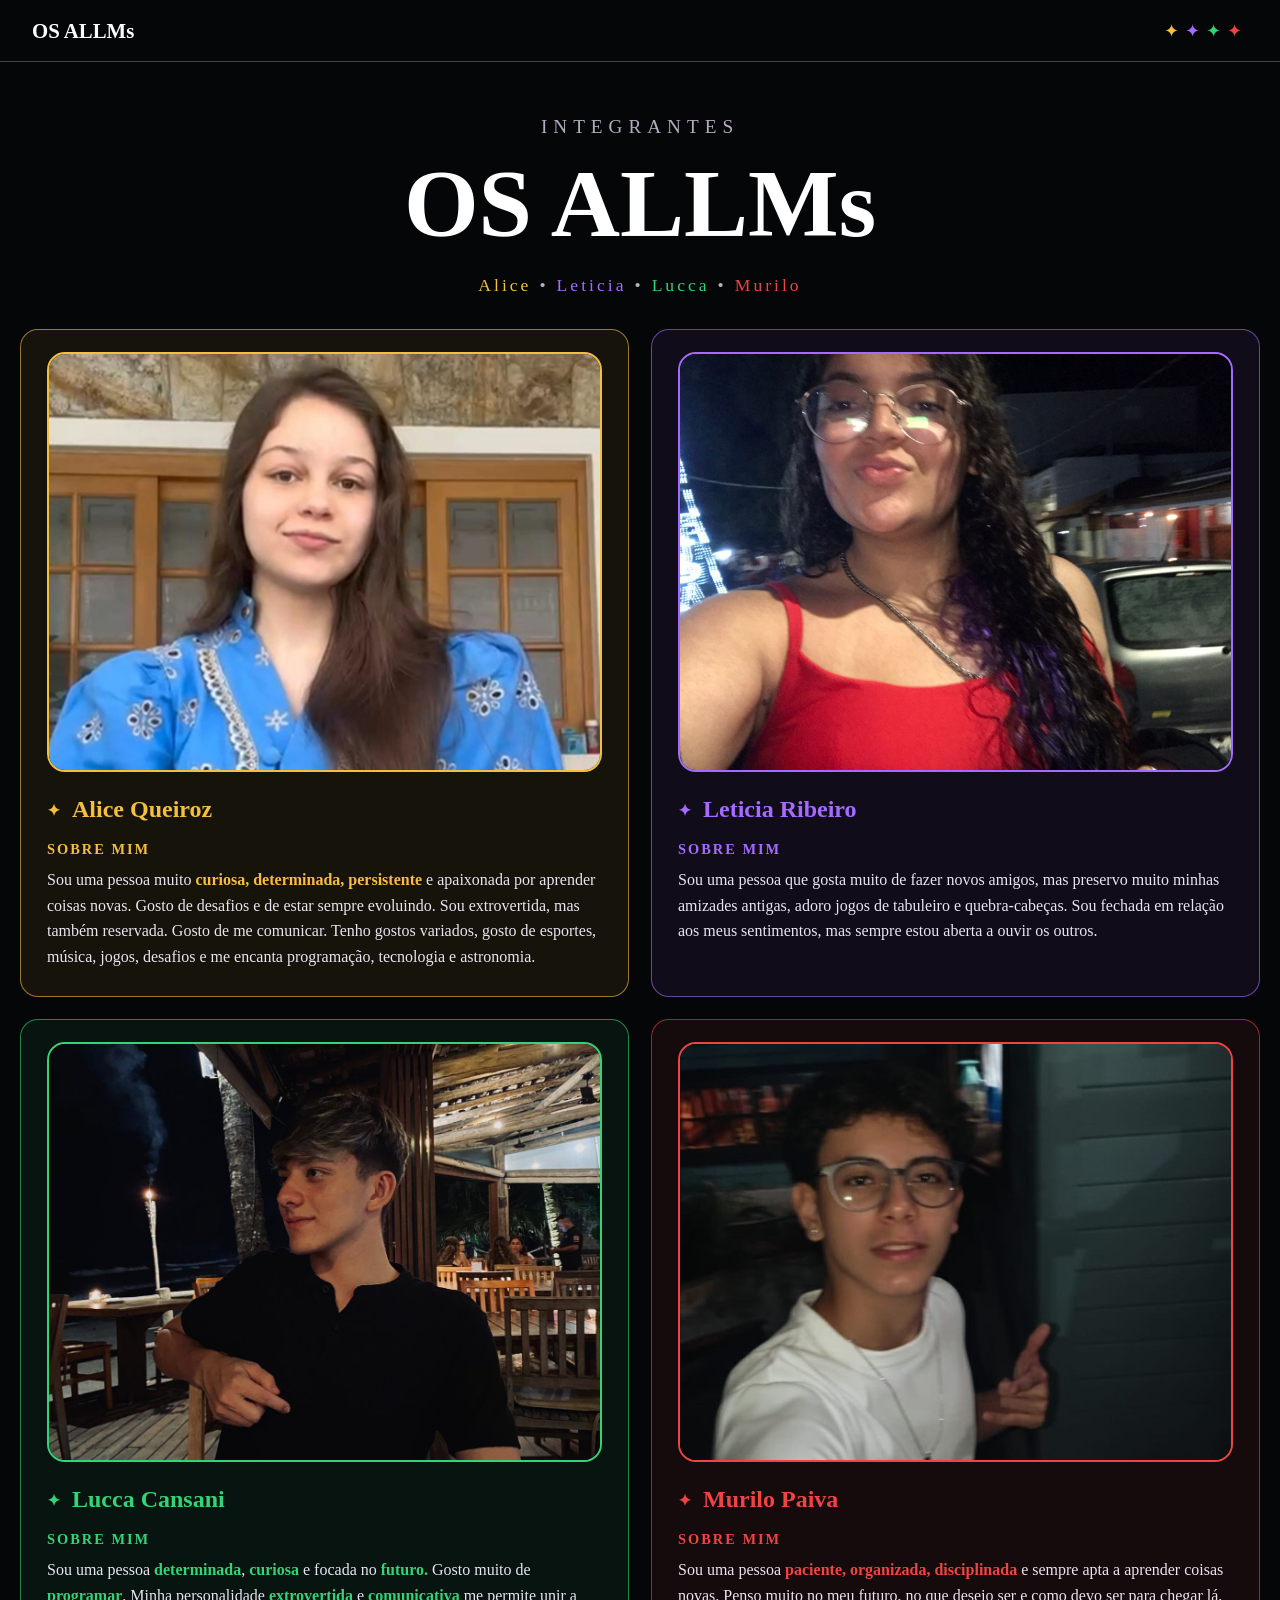
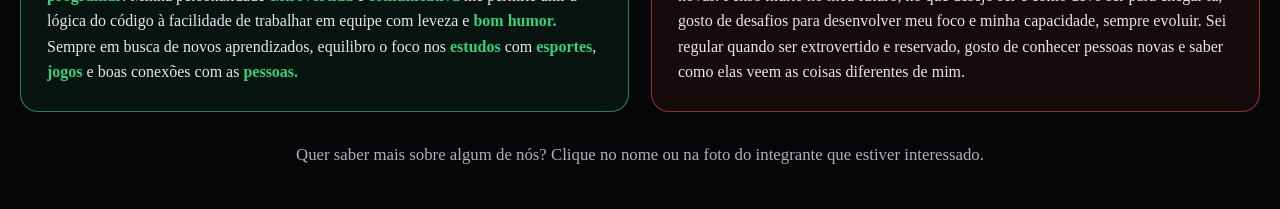
<file: index.html>
<!DOCTYPE html>
<html lang="pt-br">
<head>
    <meta charset="UTF-8">
    <meta name="viewport" content="width=device-width, initial-scale=1.0">
    <link rel="icon" href="">
    <link rel="stylesheet" href="style.css">
    <title>Página inicial</title>
</head>
<body>

    <header class="topo">
        <span class="logo">OS ALLMs</span>
        <span class="estrelas"><span>✦</span><span>✦</span><span>✦</span><span>✦</span></span>
    </header>

    <section class="hero">
        <h3>INTEGRANTES</h3>
        <h1>OS ALLMs</h1>
        <p class="nomes">
            <span>Alice</span><i>•</i><span>Leticia</span><i>•</i><span>Lucca</span><i>•</i><span>Murilo</span>
        </p>
    </section>

    <main>

        <article class="card alice">
            <a class="foto" href="Alice/index.html">
                <img src="imagem/alice.jpg" alt="Imagem de Alice Queiroz">
            </a>
            <h2><a href="Alice/index.html">Alice Queiroz</a></h2>
            <span class="rotulo">SOBRE MIM</span>
            <p>Sou uma pessoa muito <strong>curiosa, determinada, persistente</strong> e apaixonada por aprender coisas novas. Gosto de desafios e de estar sempre evoluindo. Sou extrovertida, mas também reservada. Gosto de me comunicar. Tenho gostos variados, gosto de esportes, música, jogos, desafios e me encanta programação, tecnologia e astronomia.</p>
        </article>

        <article class="card leticia">
            <a class="foto" href="leticia/index.html">
                <img src="imagem/leticia.jpeg" alt="Imagem de Leticia Ribeiro">
            </a>
            <h2><a href="leticia/index.html">Leticia Ribeiro</a></h2>
            <span class="rotulo">SOBRE MIM</span>
            <p>Sou uma pessoa que gosta muito de fazer novos amigos, mas preservo muito minhas amizades antigas, adoro jogos de tabuleiro e quebra-cabeças. Sou fechada em relação aos meus sentimentos, mas sempre estou aberta a ouvir os outros.</p>
        </article>

        <article class="card lucca">
            <a class="foto" href="lucca/index.html">
                <img src="imagem/lucca.jpg" alt="Imagem de Lucca Cansani">
            </a>
            <h2><a href="lucca/index.html">Lucca Cansani</a></h2>
            <span class="rotulo">SOBRE MIM</span>
            <p>Sou uma pessoa <b>determinada</b>, <b>curiosa</b> e focada no <b>futuro.</b> Gosto muito de <b>programar</b>. Minha personalidade <b>extrovertida</b> e <b>comunicativa</b> me permite unir a lógica do código à facilidade de trabalhar em equipe com leveza e <b>bom humor.</b> Sempre em busca de novos aprendizados, equilibro o foco nos <b>estudos</b> com <b>esportes</b>, <b>jogos</b> e boas conexões com as <b>pessoas.</b></p>
        </article>

        <article class="card murilo">
            <a class="foto" href="murilo/index.html">
                <img src="imagem/murilo.jpg" alt="Imagem de Murilo Paiva">
            </a>
            <h2><a href="murilo/index.html">Murilo Paiva</a></h2>
            <span class="rotulo">SOBRE MIM</span>
            <p>Sou uma pessoa <strong>paciente, organizada, disciplinada</strong> e sempre apta a aprender coisas novas. Penso muito no meu futuro, no que desejo ser e como devo ser para chegar lá, gosto de desafios para desenvolver meu foco e minha capacidade, sempre evoluir. Sei regular quando ser extrovertido e reservado, gosto de conhecer pessoas novas e saber como elas veem as coisas diferentes de mim.</p>
        </article>

    </main>

    <h4 class="chamada">Quer saber mais sobre algum de nós? Clique no nome ou na foto do integrante que estiver interessado.</h4>

</body>
</html>
</file>
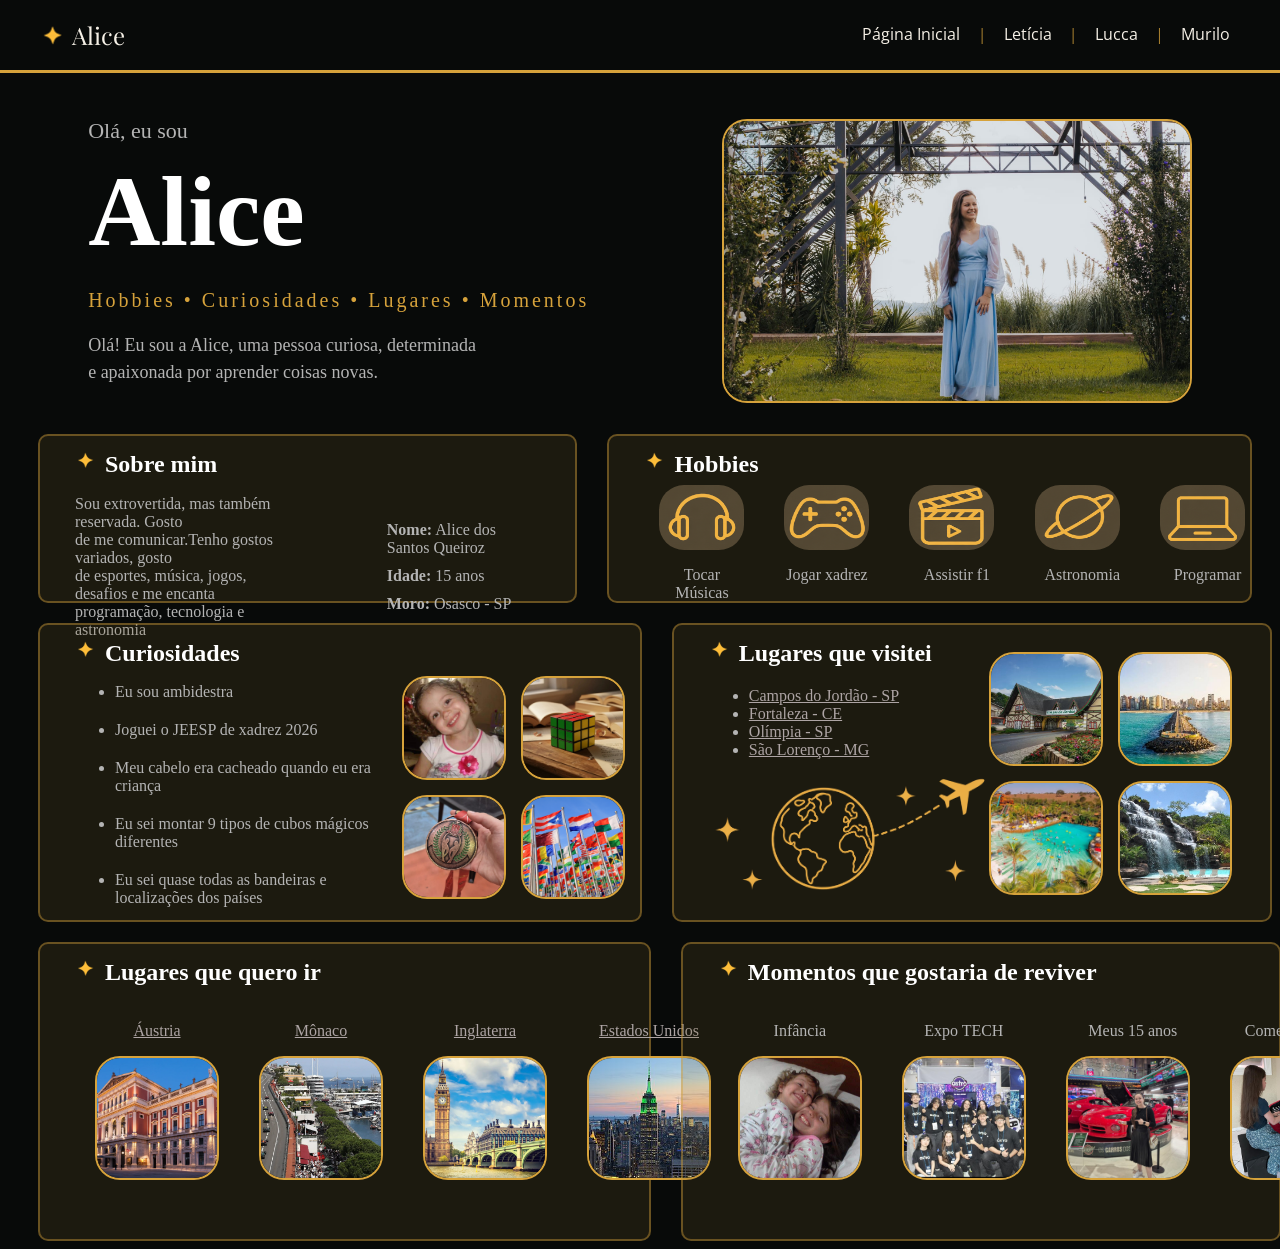
<file: Alice/index.html>
<!DOCTYPE html>
<html lang="pt-br">
<head>
    <meta charset="UTF-8">
    <meta name="viewport" content="width=device-width, initial-scale=1.0">
    <title>Alice Queiroz</title>
    <link rel="stylesheet" href="https://fonts.googleapis.com/css2?family=Playfair+Display:wght@400;700&display=swap">
    <link rel="stylesheet" href="https://fonts.googleapis.com/css2?family=Open+Sans:wght@400;700&display=swap">
    <link rel="stylesheet" href="style.css">
</head>
<body style="background-color: #080A09;">
    <header class="topo">
        <a class="topo__logo" href="#inicio"><img src="assets/image 43.png" alt=""> Alice</a>

        <nav class="menu" aria-label="Menu principal">
            <ul class="menu__lista">
                <li><a href="../index.html">Página Inicial</a></li>
                <li><a href="../leticia/index.html">Letícia</a></li>
                <li><a href="../lucca/index.html">Lucca</a></li>
                <li><a href="../murilo/index.html">Murilo</a></li>
            </ul>
        </nav>
    </header>

<div class="inicio" id="inicio">
    <div class="apresentação">
        <p id="mensageminicio">Olá, eu sou</p>
        <h1 id="nome1">Alice</h1>
        <p class="frase">Hobbies • Curiosidades • Lugares • Momentos</p>
        <p class="descricao">
            Olá! Eu sou a Alice, uma pessoa curiosa,
            determinada e apaixonada por aprender coisas novas.
        </p>
    </div>
    <img id="imagem" src="assets/WhatsApp Image 2026-11-20 at 15.02.23.jpeg">

</div>
    <div class="card-container">
        <div class="card">
            <div class="sub">
            <img src="assets/image 43.png" width="20" height="20">
            <h2 id="Sobremim">Sobre mim</h2></div>
            <div class="informações">
            <div class="infos"><p><b>Nome:</b> Alice dos Santos Queiroz</p>
            <p><b>Idade:</b> 15 anos</p>
            <p><b>Moro:</b> Osasco - SP</p></div>

            <p>Sou extrovertida, mas também reservada. Gosto <br>de me comunicar.Tenho gostos variados, gosto <br>de esportes, música, jogos, desafios e me encanta<br> programação, tecnologia e astronomia</p></div>
        </div>

        <div class="card">
            <div class="sub">
            <img src="assets/image 43.png" width="20" height="20">
            <h2 id="Sobremim">Hobbies</h2></div>
            <div class="hobbiesimagens">
                <div class="ima">
                    <img src="assets/Captura de tela 2026-11-19 093716.png" width="150" height="200" id="imagemhobbie">
                    <p>Tocar Músicas</p>
                </div>
                <div class="ima">
                    <img src="assets/Captura de tela 2026-11-19 093909.png" width="150" height="200" id="imagemhobbie">
                    <p>Jogar xadrez</p>
                </div>
                <div class="ima">
                    <img src="assets/Captura de tela 2026-11-19 094051.png" width="150" height="200" id="imagemhobbie">
                    <p id="letra">Assistir f1</p>
                </div>
                <div class="ima">
                    <img src="assets/Captura de tela 2026-11-19 094057.png" width="150" height="200" id="imagemhobbie">
                    <p id="letra">Astronomia</p>
                </div>
                <div class="ima">
                    <img src="assets/Captura de tela 2026-11-19 094104.png" width="150" height="200" id="imagemhobbie">
                    <p id="letra">Programar</p>
                </div>
            </div>
        </div>
    </div>

    <div class="cardlugarescuriosidade">
        <div class="cardcuriosidades">
            <div class="sub">
                <img src="assets/image 43.png" width="20" height="20">
                <h2 id="Sobremim">Curiosidades</h2>
            </div>
            <div class="infoseimagens">
                <div class="infoscuriosidades">
                    <ul id="listacuriosidade">
                    <li id="itemcuriosidade">Eu sou ambidestra</li>
                    <li id="itemcuriosidade">Joguei o JEESP de xadrez 2026</li>
                    <li id="itemcuriosidade">Meu cabelo era cacheado quando eu era criança</li>
                    <li id="itemcuriosidade">Eu sei montar 9 tipos de cubos mágicos diferentes</li>
                    <li id="itemcuriosidade">Eu sei quase todas as bandeiras e localizações dos países</li></ul>
                </div>
                <div class="imagenscuriosidades">
                    <div class="curiosidadesimagens">
                        <img src="assets/WhatsApp Image 2026-05-22 at 15.46.02.jpeg" width="100" height="100" id="imagens3">
                        <img src="assets/d_nq_np_735620-mla104537960322_012026-f-4jcwmqj7ai.webp" width="100" height="100" id="imagens3">
                    </div>
                    <div class="curiosidadesimagens">
                        <img src="assets/WhatsApp Image 2026-11-20 at 14.22.37.jpeg" width="100" height="100" id="imagens3">
                        <img src="assets/ac98ae66-2078-48fd-9008-e2df72a6fa7c.jpg" width="100" height="100" id="imagens3">
                    </div>
                </div>
            </div>
        </div>

        <div class="cardlugaresquefui">
            <div class="sub">
                <img src="assets/image 43.png" width="20" height="20">
                <h2 id="Sobremim">Lugares que visitei</h2>
            </div>     
            <div class="infoseimagens">
                <div>
                    <ul><li><a href="https://pt.wikipedia.org/wiki/Campos_do_Jord%C3%A3o" target="_blank" id="linklugar">Campos do Jordão - SP</a></li>
                    <li><a href="https://pt.wikipedia.org/wiki/Fortaleza" target="_blank" id="linklugar">Fortaleza - CE</a></li>
                    <li><a href="https://pt.wikipedia.org/wiki/Ol%C3%ADmpia_(S%C3%A3o_Paulo)" target="_blank" id="linklugar">Olímpia - SP</a></li>
                    <li><a href="https://pt.wikipedia.org/wiki/S%C3%A3o_Louren%C3%A7o_(Minas_Gerais)" target="_blank" id="linklugar">São Lorenço - MG</a></li></ul>
                    <img src="assets/aca6178d-df9c-4289-bb4a-618fd9fff403.png" width="280">
                </div>
                <div class="imagenslugares">
                    <div class="curiosidadesimagens">
                        <img src="assets/guia-de-campos-do-jordao.jpg" width="110" height="110" id="imagens3">
                        <img src="assets/images.jpg" width="110" height="110" id="imagens3">
                    </div>
                    <div class="curiosidadesimagens">
                        <img src="assets/images (1).jpg" width="110" height="110" id="imagens3">
                        <img src="assets/cachoeira.jpg" width="110" height="110" id="imagens3">
                    </div>
                </div>
            </div>
        </div>
    </div>

    <div class="cardlugaresmomentos">
        <div class="cardcuriosidades">
                <div class="sub">
                    <img src="assets/image 43.png" width="20" height="20">
                    <h2 id="Sobremim">Lugares que quero ir</h2>
                </div>
                
            <div class="momentos">
                <div class="ima">
                    <p><a href="https://pt.wikipedia.org/wiki/%C3%81ustria" target="_blank" id="linklugar">Áustria</a></p>
                    <img src="assets/Musikverein.webp" width="120" height="120" id="imagens3">
                </div>
                <div class="ima">
                    <p><a href="https://pt.wikipedia.org/wiki/M%C3%B3naco" target="_blank" id="linklugar">Mônaco</a></p>
                    <img src="assets/Monaco-Formula-1-e1747942060424.webp" width="120" height="120" id="imagens3">          
                </div>
                <div class="ima">
                    <p><a href="https://pt.wikipedia.org/wiki/Inglaterra" target="_blank" id="linklugar">Inglaterra</a></p>
                    <img src="assets/Inglaterra-1-e1579225431994.jpg" width="120" height="120" id="imagens3">
                </div>
                <div class="ima">
                    <p><a href="https://pt.wikipedia.org/wiki/Estados_Unidos" target="_blank" id="linklugar">Estados Unidos</a></p>
                    <img src="assets/View_of_Empire_State_Building_from_Rockefeller_Center_New_York_City_dllu_(cropped).jpg" width="120" height="120" id="imagens3">
                </div>
            </div>
        </div>



        <div class="cardlugaresquefui">
            <div class="sub">
                <img src="assets/image 43.png" width="20" height="20">
                <h2 id="Sobremim">Momentos que gostaria de reviver</h2>
            </div>       
            <div class="momentos">
                <div class="ima">
                    <p>Infância</p>
                    <img src="assets/WhatsApp Image 2026-05-22 at 15.39.57.jpeg" width="120" height="120" id="imagens3">
                </div>
                <div class="ima">
                    <p>Expo TECH</p>
                    <img src="assets/WhatsApp Image 2026-11-20 at 20.03.42.jpeg" width="120" height="120" id="imagens3">
                </div>
                <div class="ima">
                    <p id="letra">Meus 15 anos</p>
                    <img src="assets/WhatsApp Image 2026-11-20 at 20.06.37.jpeg" width="120" height="120" id="imagens3">
                </div>
                <div class="ima">
                    <p id="letra">Comecei a tocar</p>
                    <img src="assets/WhatsApp Image 2026-11-20 at 20.11.36.jpeg" width="120" height="120" id="imagens3">
                </div>
            </div>
        </div>
    </div>

</body>
</html>
</file>
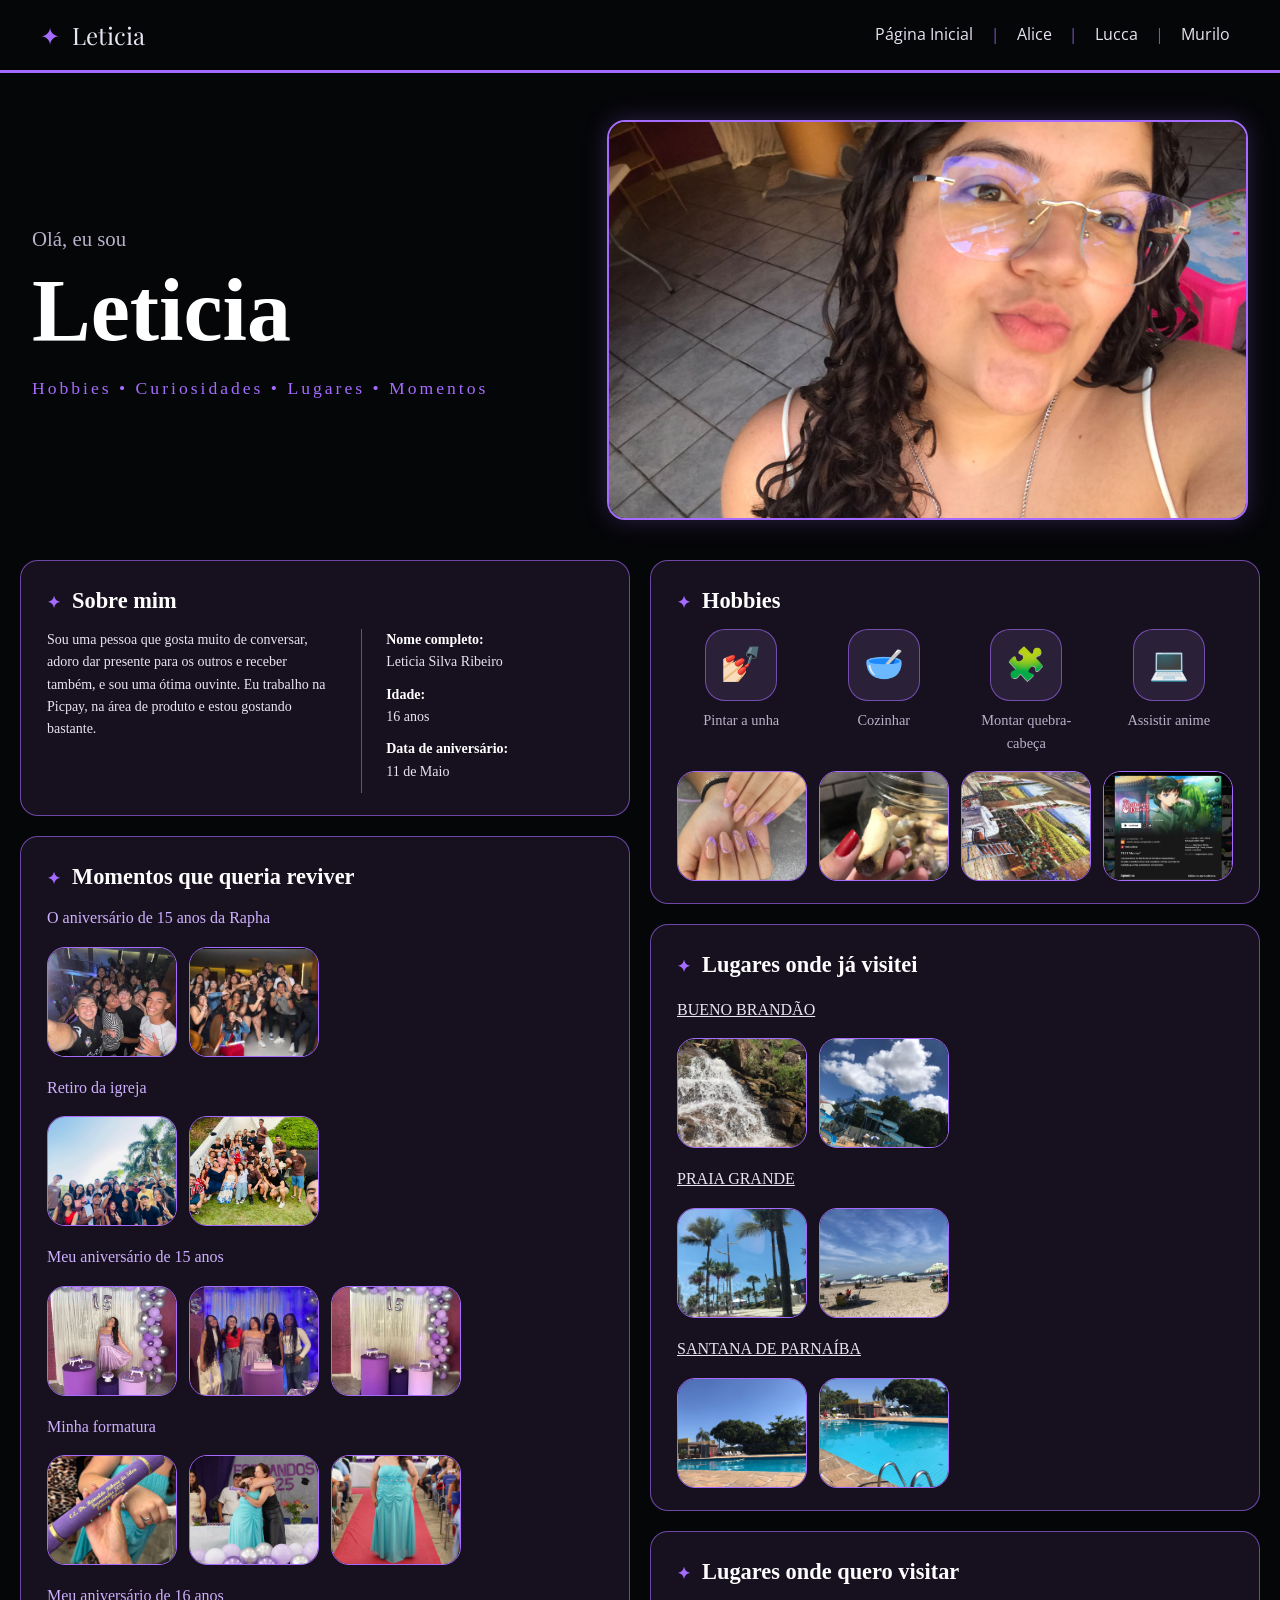
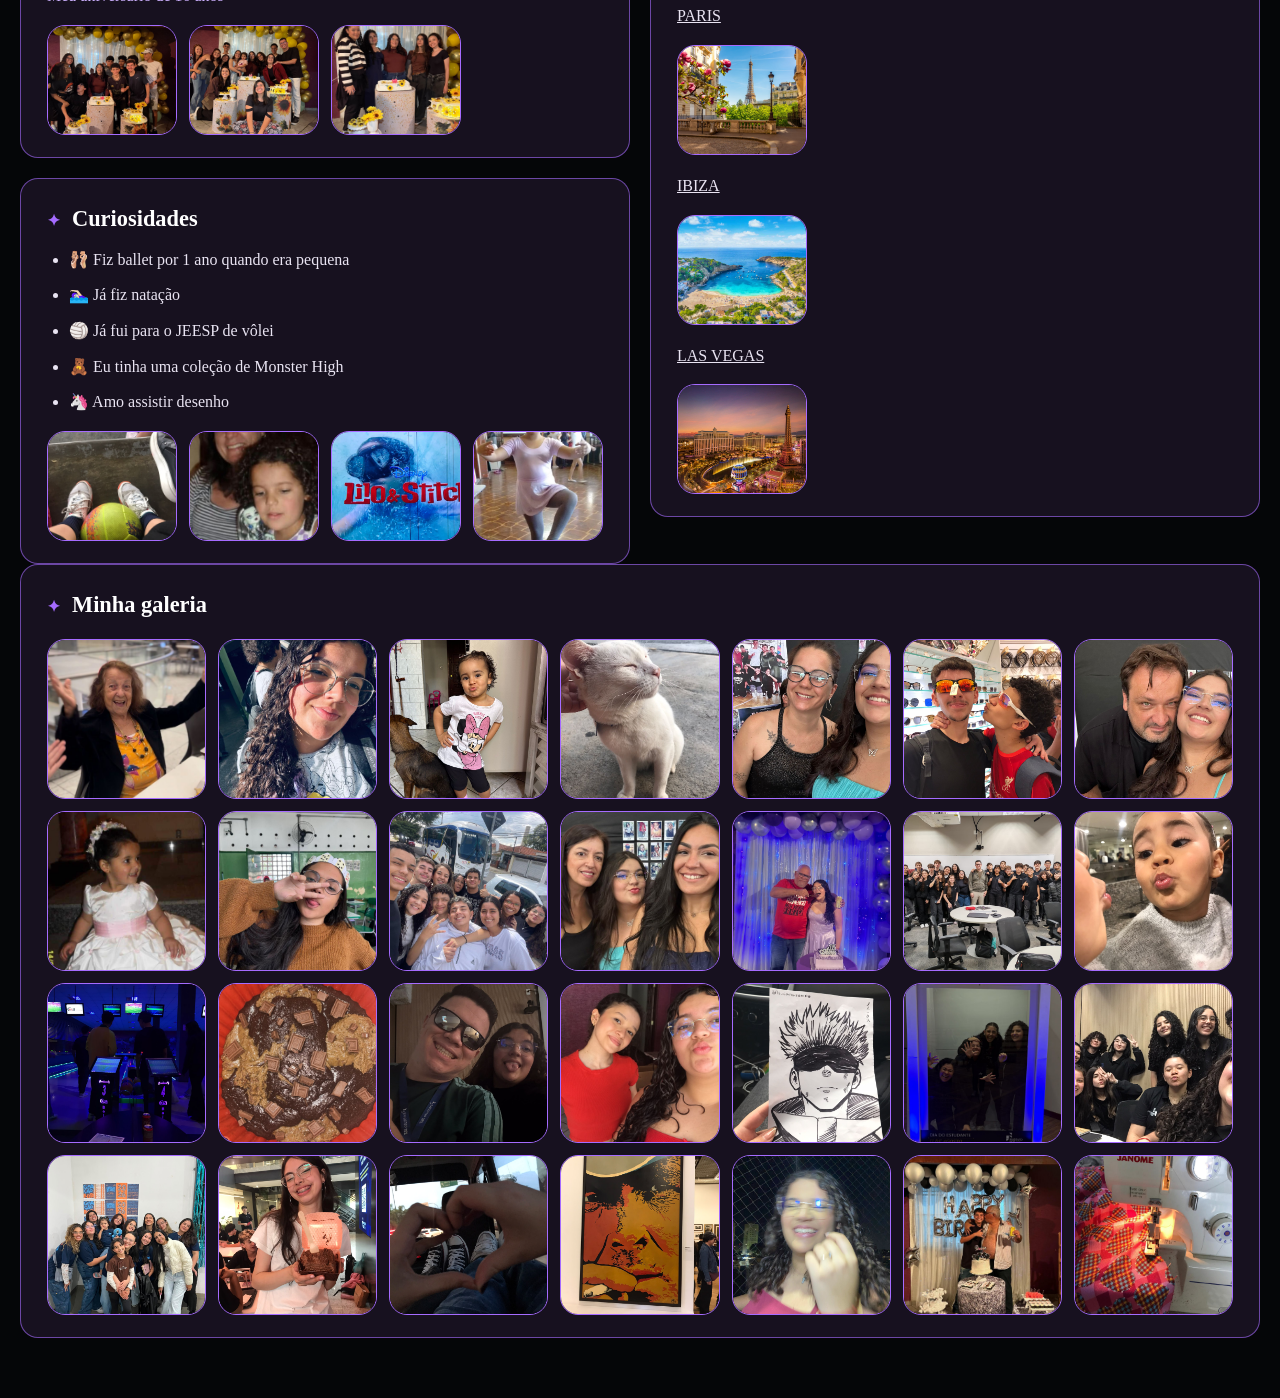
<file: leticia/index.html>
<!DOCTYPE html>
<html lang="pt-br">
<head>
    <meta charset="UTF-8">
    <meta name="viewport" content="width=device-width, initial-scale=1.0">
    <link rel="stylesheet" href="https://fonts.googleapis.com/css2?family=Playfair+Display:wght@400;700&display=swap">
    <link rel="stylesheet" href="https://fonts.googleapis.com/css2?family=Open+Sans:wght@400;700&display=swap">
    <link rel="stylesheet" href="style.css">
    <title>Leticia Ribeiro</title>
</head>
<body>

    <header class="topo">
        <a class="topo__logo" href="#inicio"><i>✦</i> Leticia</a>

        <nav class="menu" aria-label="Menu principal">
            <ul class="menu__lista">
                <li><a href="../index.html">Página Inicial</a></li>
                <li><a href="../Alice/index.html">Alice</a></li>
                <li><a href="../lucca/index.html">Lucca</a></li>
                <li><a href="../murilo/index.html">Murilo</a></li>
            </ul>
        </nav>
    </header>

    <section class="hero" id="inicio">
        <div class="hero-texto">
            <p class="ola">Olá, eu sou</p>
            <h1>Leticia</h1>
            <p class="tags">Hobbies • Curiosidades • Lugares • Momentos</p>
        </div>
        <div class="hero-foto">
            <img src="assets/eu 4.jpeg" alt="Foto da Leticia">
        </div>
    </section>

    <main>

        <section class="card">
            <h2>Sobre mim</h2>
            <div class="sobre-grid">
                <p class="sobre-texto">Sou uma pessoa que gosta muito de conversar, adoro dar presente para os outros e receber também, e sou uma ótima ouvinte. Eu trabalho na Picpay, na área de produto e estou gostando bastante.</p>

                <div class="sobre-dados">
                    <p><b>Nome completo:</b><br>Leticia Silva Ribeiro</p>
                    <p><b>Idade:</b><br>16 anos</p>
                    <p><b>Data de aniversário:</b><br>11 de Maio</p>
                </div>
            </div>
        </section>

        <section class="card">
            <h2>Momentos que queria reviver</h2>

            <div class="grupo">
                <p class="titulo-momento">O aniversário de 15 anos da Rapha</p>
                <div class="fotos">
                    <img src="assets/aniversario da rapha.jpg" alt="">
                    <img src="assets/aniversario da rapha 2.jpg" alt="">
                </div>
            </div>

            <div class="grupo">
                <p class="titulo-momento">Retiro da igreja</p>
                <div class="fotos">
                    <img src="assets/retiro inicio do ano.jpg" alt="">
                    <img src="assets/retiro.jpg" alt="">
                </div>
            </div>

            <div class="grupo">
                <p class="titulo-momento">Meu aniversário de 15 anos</p>
                <div class="fotos">
                    <img src="assets/aniersario 15 anos.jpg" alt="">
                    <img src="assets/aniersario 15 anos 2.jpg" alt="">
                    <img src="assets/aniversario 15 anos decoração.jpg" alt="">
                </div>
            </div>

            <div class="grupo">
                <p class="titulo-momento">Minha formatura</p>
                <div class="fotos">
                    <img src="assets/formatura canudo.jpg" alt="">
                    <img src="assets/formatura.jpg" alt="">
                    <img src="assets/formatura 2.jpg" alt="">
                </div>
            </div>

            <div class="grupo">
                <p class="titulo-momento">Meu aniversário de 16 anos</p>
                <div class="fotos">
                    <img src="assets/aniversario 16 antiga escola.jpeg" alt="">
                    <img src="assets/aniversario 16 igreja.jpeg" alt="">
                    <img src="assets/aniversario 16 meninas.jpeg" alt="">
                </div>
            </div>
        </section>

        <section class="card">
            <h2>Curiosidades</h2>
            <ul>
                <li>🩰 Fiz ballet por 1 ano quando era pequena</li>
                <li>🏊🏻‍♀️ Já fiz natação</li>
                <li>🏐 Já fui para o JEESP de vôlei</li>
                <li>🧸 Eu tinha uma coleção de Monster High</li>
                <li>🦄 Amo assistir desenho</li>
            </ul>
            <div class="fotos">
                <img src="assets/jeesp.jpg" alt="">
                <img src="assets/monster high.jpg" alt="">
                <img src="assets/lilo.jpg" alt="">
                <img src="assets/ballet.jpg" alt="">
            </div>
        </section>

        <section class="card">
            <h2>Hobbies</h2>
            <ul class="hobbies">
                <li><span class="icone">💅🏻</span>Pintar a unha</li>
                <li><span class="icone">🥣</span>Cozinhar</li>
                <li><span class="icone">🧩</span>Montar quebra-cabeça</li>
                <li><span class="icone">💻</span>Assistir anime</li>
            </ul>
            <div class="fotos">
                <img src="assets/unha.jpg" alt="">
                <img src="assets/biliscão.jpg" alt="">
                <img src="assets/quebra cabeça.jpg" alt="">
                <img src="assets/anime.png" alt="">
            </div>
        </section>

        <section class="card">
            <h2>Lugares onde já visitei</h2>

            <div class="grupo">
                <h3><a href="https://www.buenobrandao.com.br/" target="_blank">BUENO BRANDÃO</a></h3>
                <div class="fotos">
                    <img src="assets/bueno brandão.jpg" alt="Imagem de uma cachoeira em Bueno Brandão">
                    <img src="assets/bueno brandão 2.jpg" alt="">
                </div>
            </div>

            <div class="grupo">
                <h3><a href="https://www.tripadvisor.com.br/Attractions-g1172381-Activities-c61-t52-Praia_Grande_State_of_Sao_Paulo.html" target="_blank">PRAIA GRANDE</a></h3>
                <div class="fotos">
                    <img src="assets/praia grande.jpg" alt="">
                    <img src="assets/praia grande 3.jpg" alt="">
                </div>
            </div>

            <div class="grupo">
                <h3><a href="https://redeagorasp.com.br/2025/01/09/santana-de-parnaiba-um-destino-que-vai-te-encantar/" target="_blank">SANTANA DE PARNAÍBA</a></h3>
                <div class="fotos">
                    <img src="assets/santana do parnaiba.jpg" alt="">
                    <img src="assets/santana de parnaiba 2.jpg" alt="">
                </div>
            </div>
        </section>

        <section class="card">
            <h2>Lugares onde quero visitar</h2>

            <div class="grupo">
                <h3><a href="https://www.tudosobreparis.com/" target="_blank">PARIS</a></h3>
                <div class="fotos">
                    <img src="assets/paris_non-ed_shutterstock_2614817413_mncfps.avif" alt="Imagem de Paris">
                </div>
            </div>

            <div class="grupo">
                <h3><a href="https://viajarentreviagens.pt/espanha/visitar-ibiza-ver-e-fazer-ilha-praias/" target="_blank">IBIZA</a></h3>
                <div class="fotos">
                    <img src="assets/slider-ibiza-playas.jpg" alt="Imagem de Ibiza">
                </div>
            </div>

            <div class="grupo">
                <h3><a href="https://ideiasnamala.com/que-fazer-las-vegas/" target="_blank">LAS VEGAS</a></h3>
                <div class="fotos">
                    <img src="assets/las-vegas-panoramica-scaled.jpg" alt="Imagem de Las Vegas">
                </div>
            </div>
        </section>

        <section class="card largo">
            <h2>Minha galeria</h2>
            <div class="fotos grandes">
                <img src="assets/vó.jpg" alt="">
                <img src="assets/eu 3.jpg" alt="">
                <img src="assets/ana 2.jpg" alt="">
                <img src="assets/branco.jpg" alt="">
                <img src="assets/karine.jpg" alt="">
                <img src="assets/gustavo e marques.jpg" alt="">
                <img src="assets/renato.jpg" alt="">
                <img src="assets/eu pequena.jpg" alt="">
                <img src="assets/livia.jpg" alt="">
                <img src="assets/museu judaico.jpg" alt="">
                <img src="assets/mãe e irmã.jpg" alt="">
                <img src="assets/pai.jpg" alt="">
                <img src="assets/1°e.jpeg" alt="">
                <img src="assets/Ana biquinho.jpeg" alt="">
                <img src="assets/boliche.jpeg" alt="">
                <img src="assets/browkie.jpeg" alt="">
                <img src="assets/eu e carlinhos.jpeg" alt="">
                <img src="assets/eu e duda.jpeg" alt="">
                <img src="assets/gojo.jpeg" alt="">
                <img src="assets/livro meninas.jpeg" alt="">
                <img src="assets/meninas e lucca.jpeg" alt="">
                <img src="assets/mulheres igreja.jpeg" alt="">
                <img src="assets/paola.jpeg" alt="">
                <img src="assets/pés.jpeg" alt="">
                <img src="assets/quadro pinacoteca.jpeg" alt="">
                <img src="assets/natal.jpeg" alt="">
                <img src="assets/pietro aniversario de 14.jpeg" alt="">
                <img src="assets/costura.jpeg" alt="">
            </div>
        </section>

    </main>
</body>
</html>
</file>
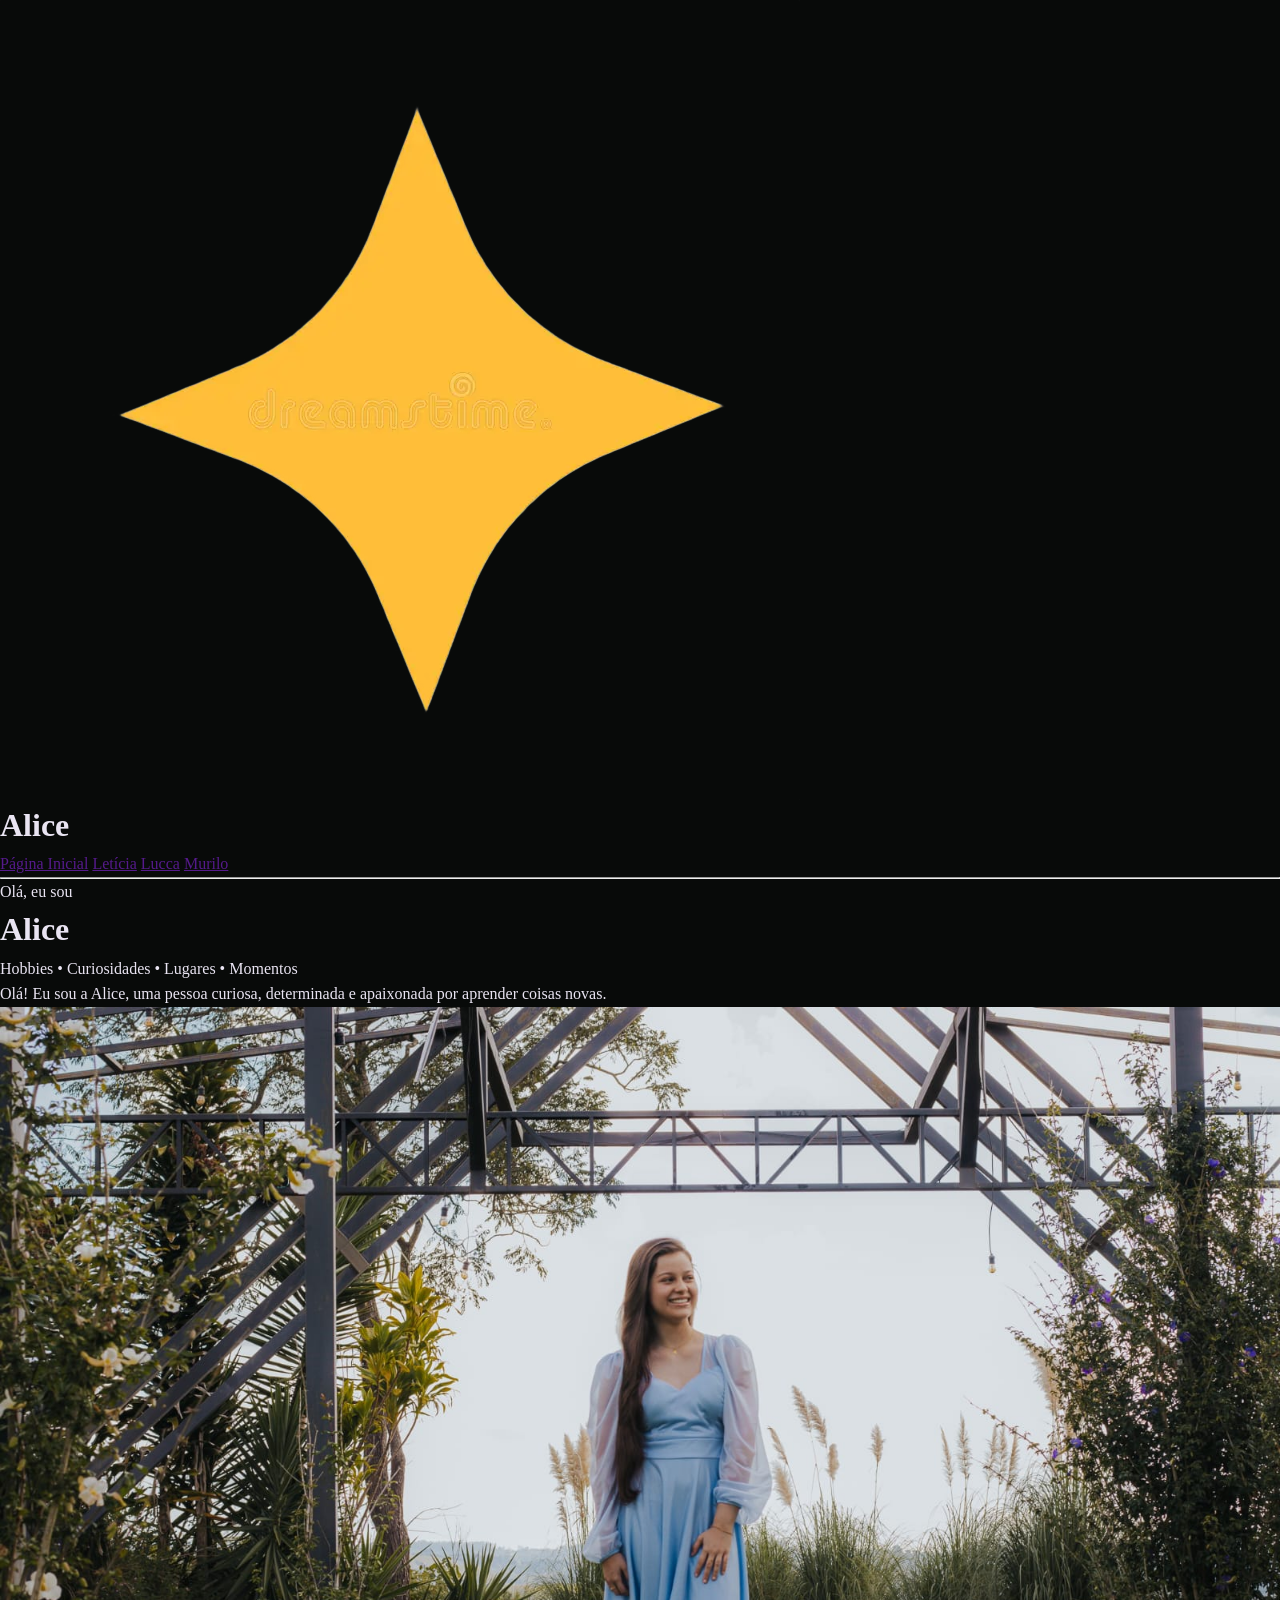
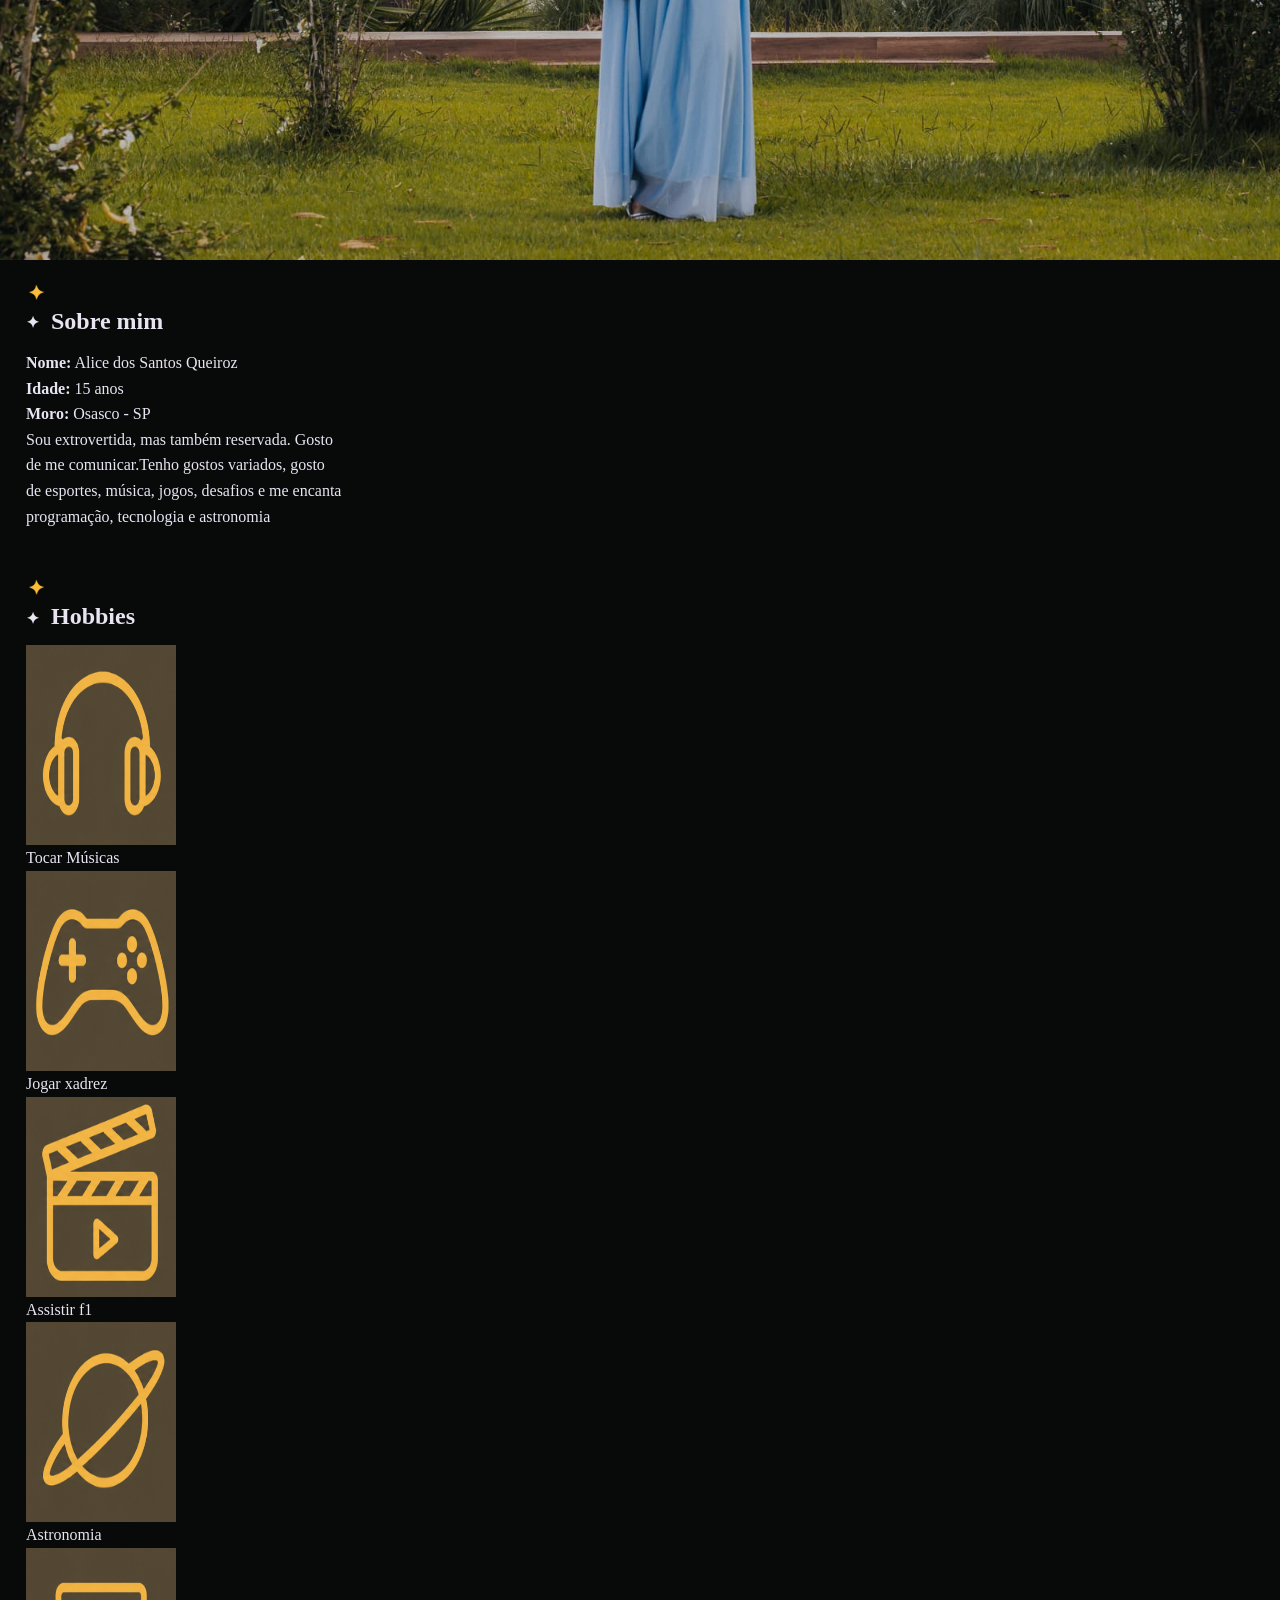
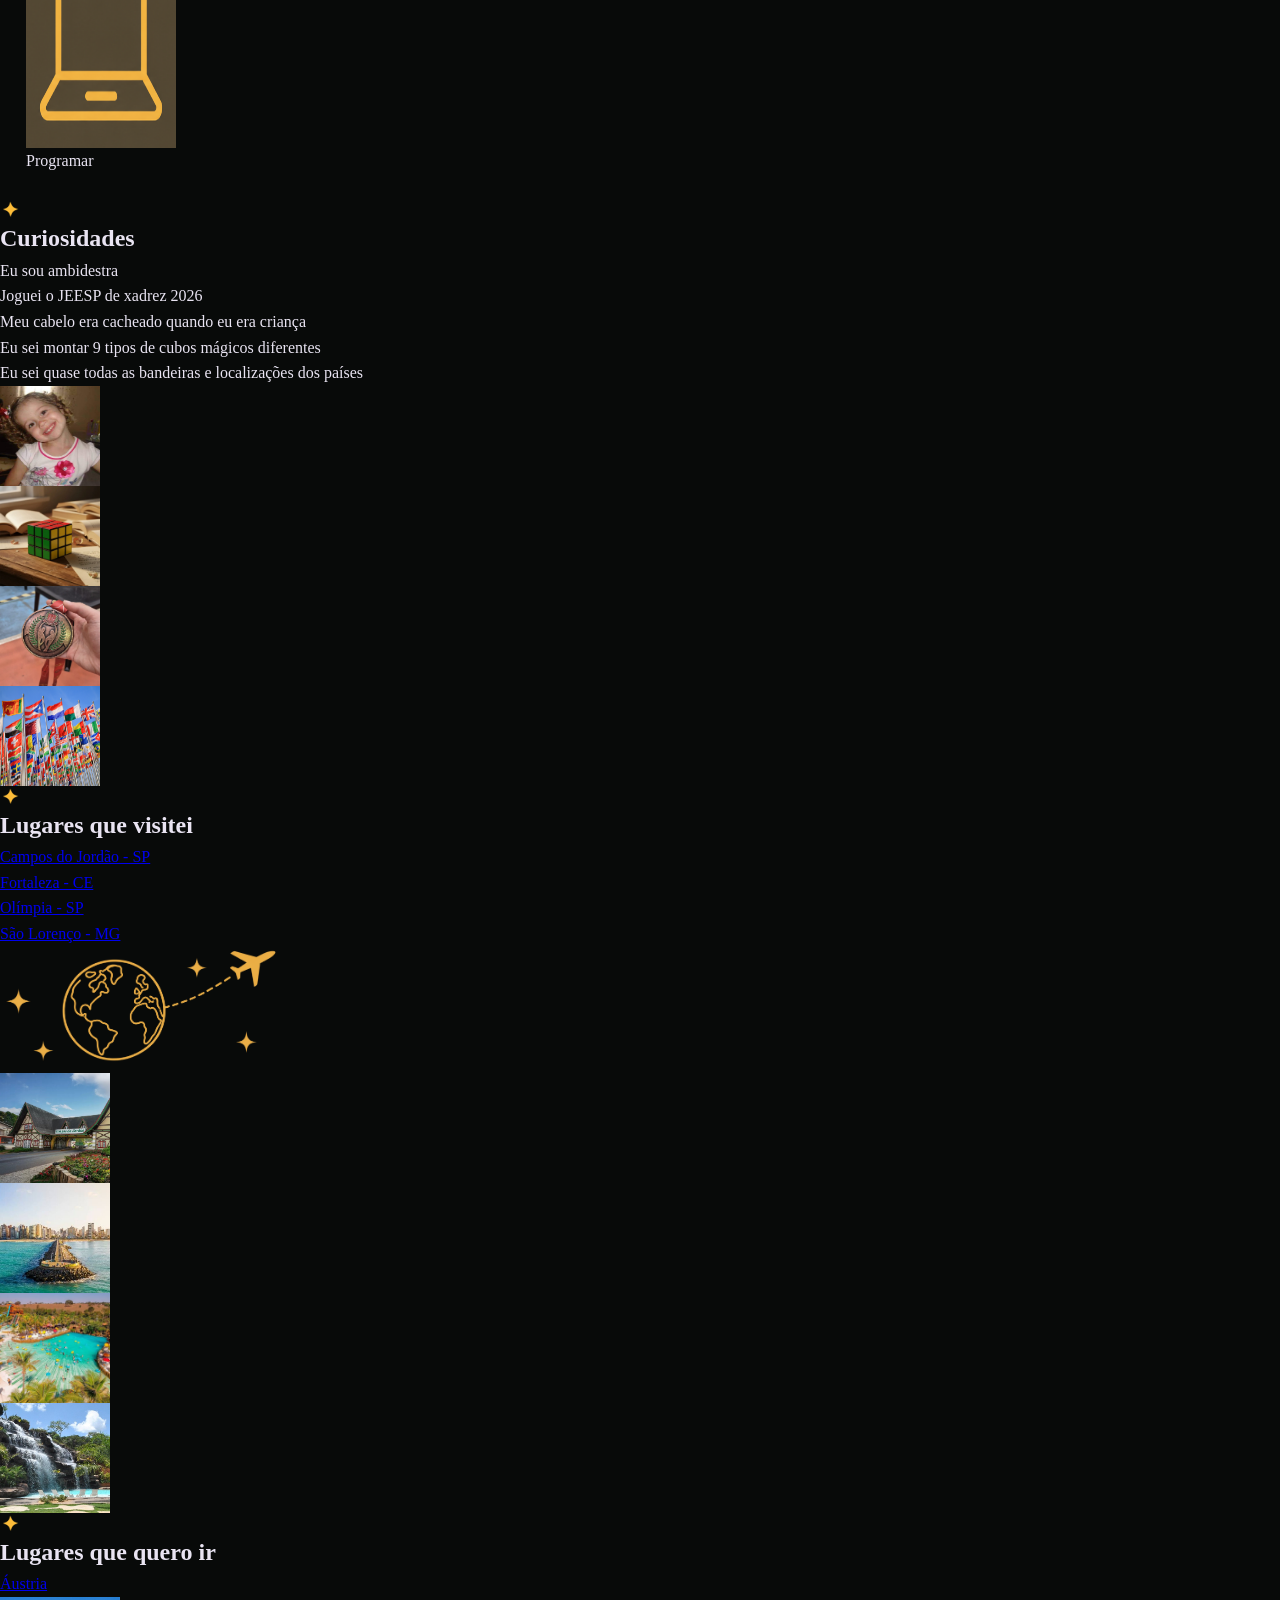
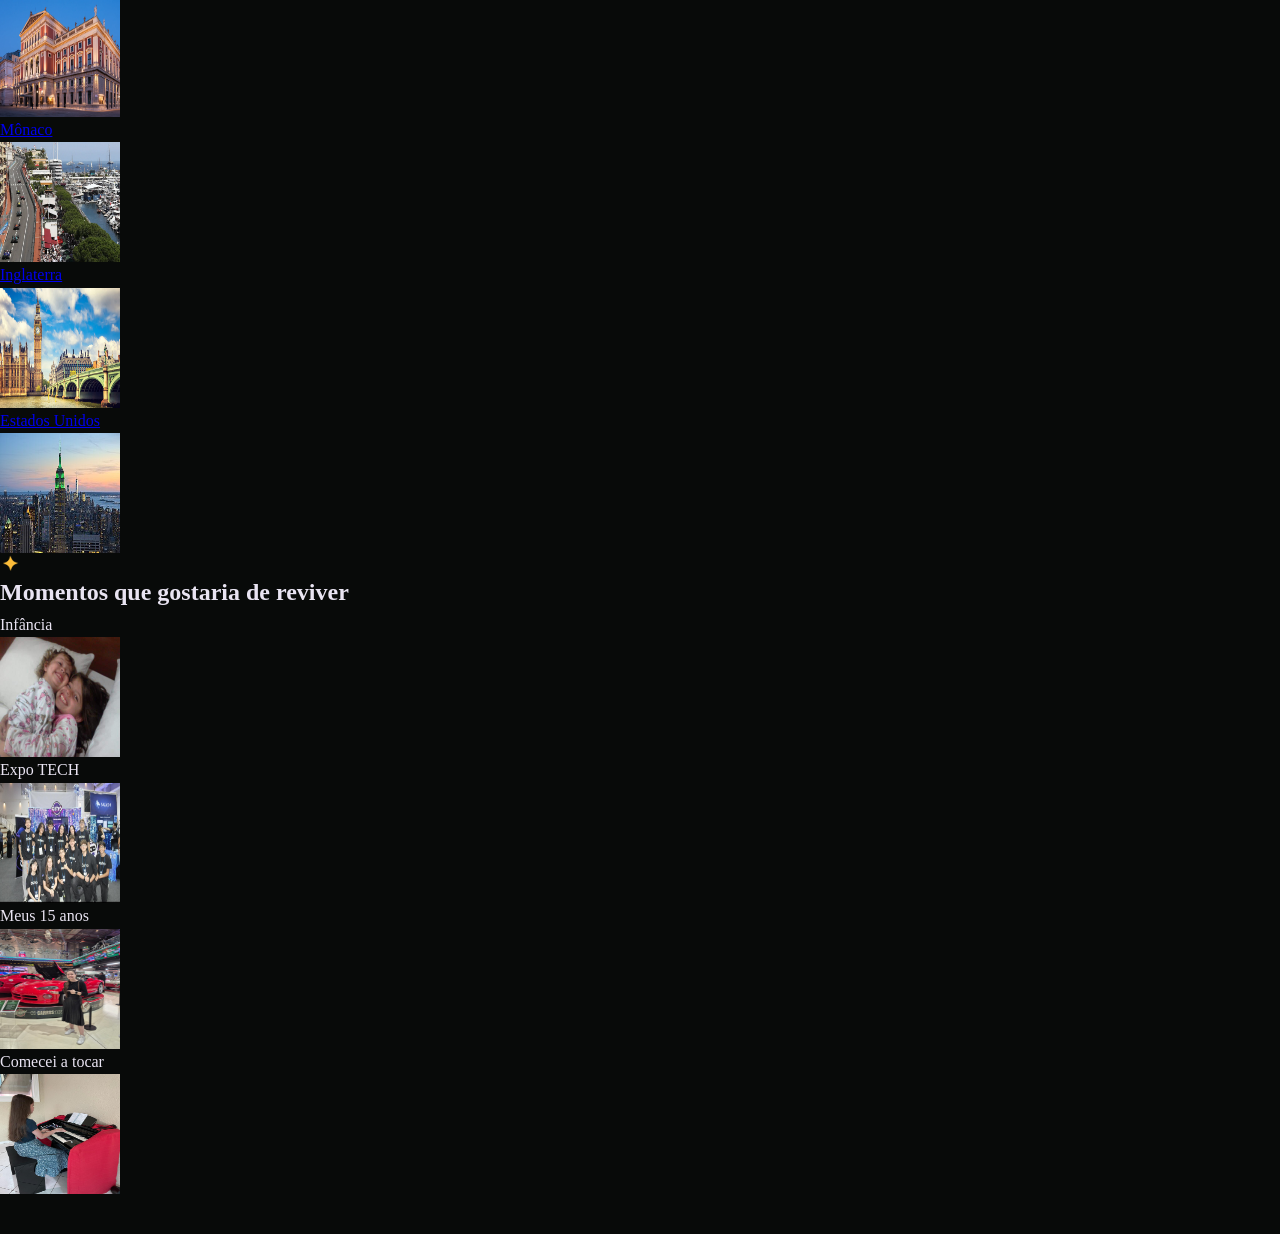
<file: página.html>
<!DOCTYPE html>
<html lang="pt-br">
<head>
    <meta charset="UTF-8">
    <meta name="viewport" content="width=device-width, initial-scale=1.0">
    <title>Alice Queiroz</title>
    <link rel="icon" type="imagem/png" href="pngtree-purple-watercolor-butterfly-clipart-elegant-insect-illustration-png-image_15494492.png">
    <link rel="stylesheet" href="style.css">   
    </head>
    <body style="background-color: #080A09;"></body>
    <div class="header">
    <img src="image 43.png" id="estrela">
    <h1 id="nome">Alice</h1>
            <div class="links">
            <a href="" >Página Inicial</a>
            <a href="" >Letícia</a>
            <a href="" >Lucca</a>
            <a href="" >Murilo</a>
            </div>
    </div>

<hr id="linha">

<div class="inicio">
    <div class="apresentação">
        <p id="mensageminicio">Olá, eu sou</p>
        <h1 id="nome1">Alice</h1>
        <p class="frase">Hobbies • Curiosidades • Lugares • Momentos</p>
        <p class="descricao">
            Olá! Eu sou a Alice, uma pessoa curiosa,
            determinada e apaixonada por aprender coisas novas.
        </p>
    </div>
    <img id="imagem" src="WhatsApp Image 2026-11-20 at 15.02.23.jpeg">

</div>
    <div class="card-container">
        <div class="card">
            <div class="sub">
            <img src="image 43.png" width="20" height="20">
            <h2 id="Sobremim">Sobre mim</h2></div>
            <div class="informações">
            <div class="infos"><p><b>Nome:</b> Alice dos Santos Queiroz</p>
            <p><b>Idade:</b> 15 anos</p>
            <p><b>Moro:</b> Osasco - SP</p></div>

            <p>Sou extrovertida, mas também reservada. Gosto <br>de me comunicar.Tenho gostos variados, gosto <br>de esportes, música, jogos, desafios e me encanta<br> programação, tecnologia e astronomia</p></div>
        </div>

        <div class="card">
            <div class="sub">
            <img src="image 43.png" width="20" height="20">
            <h2 id="Sobremim">Hobbies</h2></div>
            <div class="hobbiesimagens">
                <div class="ima">
                    <img src="Captura de tela 2026-11-19 093716.png" width="150" height="200" id="imagemhobbie">
                    <p>Tocar Músicas</p>
                </div>
                <div class="ima">
                    <img src="Captura de tela 2026-11-19 093909.png" width="150" height="200" id="imagemhobbie">
                    <p>Jogar xadrez</p>
                </div>
                <div class="ima">
                    <img src="Captura de tela 2026-11-19 094051.png" width="150" height="200" id="imagemhobbie">
                    <p id="letra">Assistir f1</p>
                </div>
                <div class="ima">
                    <img src="Captura de tela 2026-11-19 094057.png" width="150" height="200" id="imagemhobbie">
                    <p id="letra">Astronomia</p>
                </div>
                <div class="ima">
                    <img src="Captura de tela 2026-11-19 094104.png" width="150" height="200" id="imagemhobbie">
                    <p id="letra">Programar</p>
                </div>
            </div>
        </div>
    </div>

    <div class="cardlugarescuriosidade">
        <div class="cardcuriosidades">
            <div class="sub">
                <img src="image 43.png" width="20" height="20">
                <h2 id="Sobremim">Curiosidades</h2>
            </div>
            <div class="infoseimagens">
                <div class="infoscuriosidades">
                    <ul id="listacuriosidade">
                    <li id="itemcuriosidade">Eu sou ambidestra</li>
                    <li id="itemcuriosidade">Joguei o JEESP de xadrez 2026</li>
                    <li id="itemcuriosidade">Meu cabelo era cacheado quando eu era criança</li>
                    <li id="itemcuriosidade">Eu sei montar 9 tipos de cubos mágicos diferentes</li>
                    <li id="itemcuriosidade">Eu sei quase todas as bandeiras e localizações dos países</li></ul>
                </div>
                <div class="imagenscuriosidades">
                    <div class="curiosidadesimagens">
                        <img src="WhatsApp Image 2026-05-22 at 15.46.02.jpeg" width="100" height="100" id="imagens3">
                        <img src="d_nq_np_735620-mla104537960322_012026-f-4jcwmqj7ai.webp" width="100" height="100" id="imagens3">
                    </div>
                    <div class="curiosidadesimagens">
                        <img src="WhatsApp Image 2026-11-20 at 14.22.37.jpeg" width="100" height="100" id="imagens3">
                        <img src="ac98ae66-2078-48fd-9008-e2df72a6fa7c.jpg" width="100" height="100" id="imagens3">
                    </div>
                </div>
            </div>
        </div>

        <div class="cardlugaresquefui">
            <div class="sub">
                <img src="image 43.png" width="20" height="20">
                <h2 id="Sobremim">Lugares que visitei</h2>
            </div>     
            <div class="infoseimagens">
                <div>
                    <ul><li><a href="https://pt.wikipedia.org/wiki/Campos_do_Jord%C3%A3o" target="_blank" id="linklugar">Campos do Jordão - SP</a></li>
                    <li><a href="https://pt.wikipedia.org/wiki/Fortaleza" target="_blank" id="linklugar">Fortaleza - CE</a></li>
                    <li><a href="https://pt.wikipedia.org/wiki/Ol%C3%ADmpia_(S%C3%A3o_Paulo)" target="_blank" id="linklugar">Olímpia - SP</a></li>
                    <li><a href="https://pt.wikipedia.org/wiki/S%C3%A3o_Louren%C3%A7o_(Minas_Gerais)" target="_blank" id="linklugar">São Lorenço - MG</a></li></ul>
                    <img src="aca6178d-df9c-4289-bb4a-618fd9fff403.png" width="280">
                </div>
                <div class="imagenslugares">
                    <div class="curiosidadesimagens">
                        <img src="guia-de-campos-do-jordao.jpg" width="110" height="110" id="imagens3">
                        <img src="images.jpg" width="110" height="110" id="imagens3">
                    </div>
                    <div class="curiosidadesimagens">
                        <img src="images (1).jpg" width="110" height="110" id="imagens3">
                        <img src="cachoeira.jpg" width="110" height="110" id="imagens3">
                    </div>
                </div>
            </div>
        </div>
    </div>

    <div class="cardlugaresmomentos">
        <div class="cardcuriosidades">
                <div class="sub">
                    <img src="image 43.png" width="20" height="20">
                    <h2 id="Sobremim">Lugares que quero ir</h2>
                </div>
                
            <div class="momentos">
                <div class="ima">
                    <p><a href="https://pt.wikipedia.org/wiki/%C3%81ustria" target="_blank" id="linklugar">Áustria</a></p>
                    <img src="Musikverein.webp" width="120" height="120" id="imagens3">
                </div>
                <div class="ima">
                    <p><a href="https://pt.wikipedia.org/wiki/M%C3%B3naco" target="_blank" id="linklugar">Mônaco</a></p>
                    <img src="Monaco-Formula-1-e1747942060424.webp" width="120" height="120" id="imagens3">          
                </div>
                <div class="ima">
                    <p><a href="https://pt.wikipedia.org/wiki/Inglaterra" target="_blank" id="linklugar">Inglaterra</a></p>
                    <img src="Inglaterra-1-e1579225431994.jpg" width="120" height="120" id="imagens3">
                </div>
                <div class="ima">
                    <p><a href="https://pt.wikipedia.org/wiki/Estados_Unidos" target="_blank" id="linklugar">Estados Unidos</a></p>
                    <img src="View_of_Empire_State_Building_from_Rockefeller_Center_New_York_City_dllu_(cropped).jpg" width="120" height="120" id="imagens3">
                </div>
            </div>
        </div>



        <div class="cardlugaresquefui">
            <div class="sub">
                <img src="image 43.png" width="20" height="20">
                <h2 id="Sobremim">Momentos que gostaria de reviver</h2>
            </div>       
            <div class="momentos">
                <div class="ima">
                    <p>Infância</p>
                    <img src="WhatsApp Image 2026-05-22 at 15.39.57.jpeg" width="120" height="120" id="imagens3">
                </div>
                <div class="ima">
                    <p>Expo TECH</p>
                    <img src="WhatsApp Image 2026-11-20 at 20.03.42.jpeg" width="120" height="120" id="imagens3">
                </div>
                <div class="ima">
                    <p id="letra">Meus 15 anos</p>
                    <img src="WhatsApp Image 2026-11-20 at 20.06.37.jpeg" width="120" height="120" id="imagens3">
                </div>
                <div class="ima">
                    <p id="letra">Comecei a tocar</p>
                    <img src="WhatsApp Image 2026-11-20 at 20.11.36.jpeg" width="120" height="120" id="imagens3">
                </div>
            </div>
        </div>
    </div>

</body>
</html>
</file>
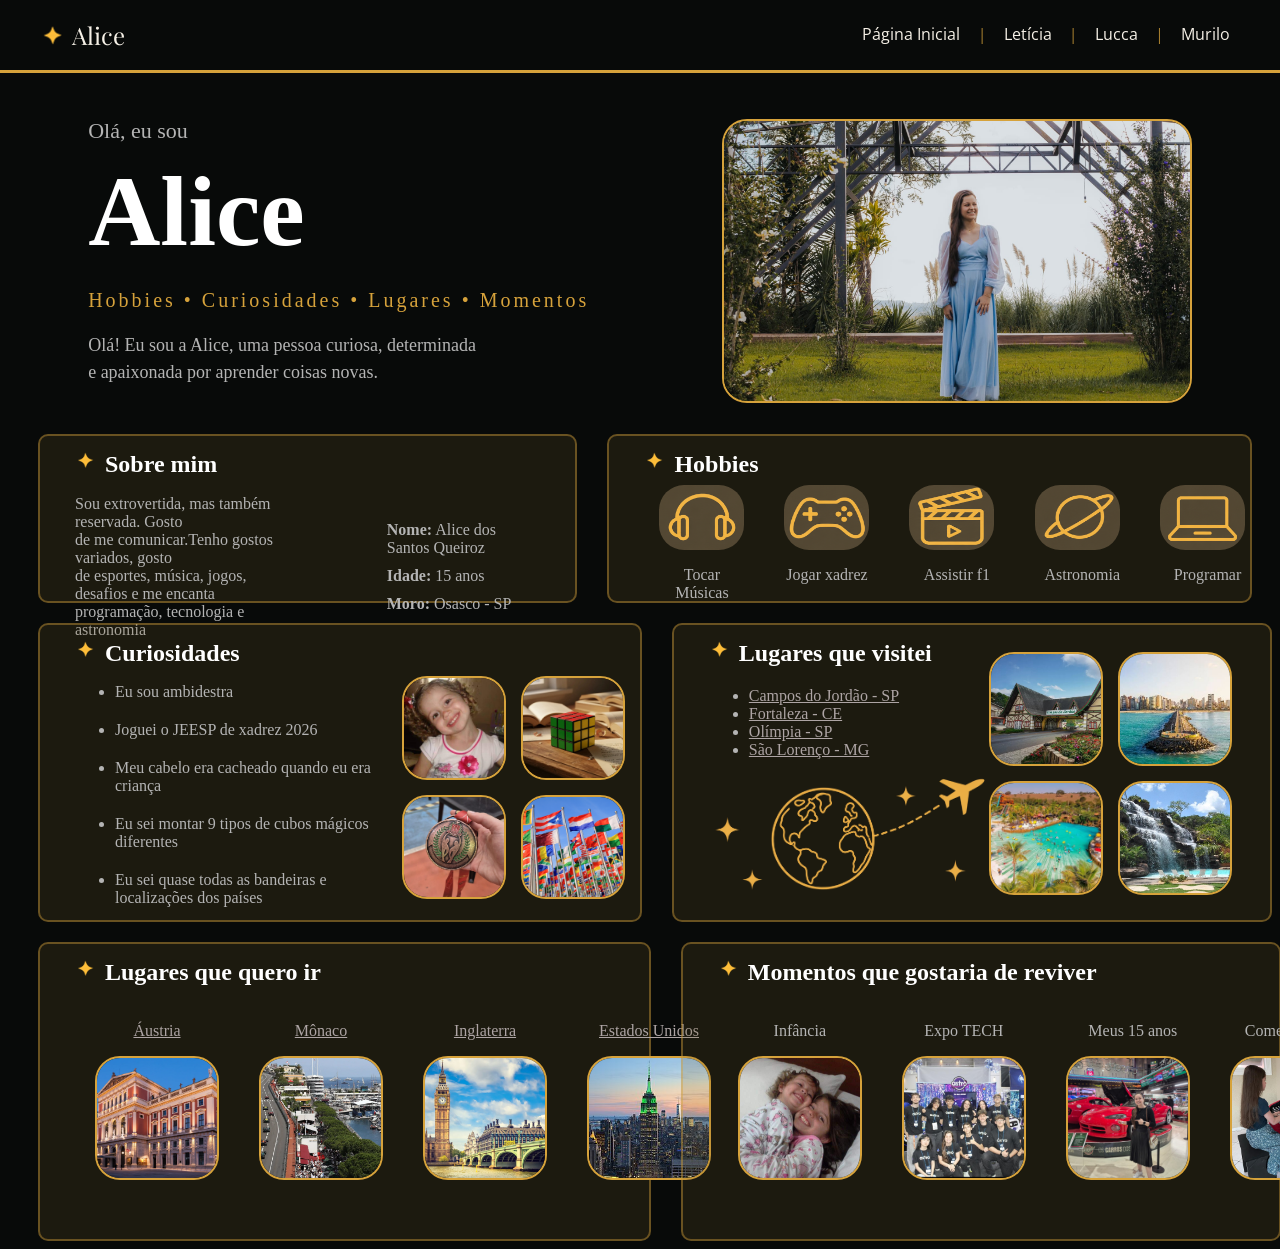
<file: Alice/página.html>
<!DOCTYPE html>
<html lang="pt-br">
<head>
    <meta charset="UTF-8">
    <meta name="viewport" content="width=device-width, initial-scale=1.0">
    <title>Alice Queiroz</title>
    <link rel="icon" type="assets/imagem/png" href="pngtree-purple-watercolor-butterfly-clipart-elegant-insect-illustration-png-image_15494492.png">
    <link rel="stylesheet" href="https://fonts.googleapis.com/css2?family=Playfair+Display:wght@400;700&display=swap">
    <link rel="stylesheet" href="https://fonts.googleapis.com/css2?family=Open+Sans:wght@400;700&display=swap">
    <link rel="stylesheet" href="style.css">
</head>
<body style="background-color: #080A09;">
    <header class="topo">
        <a class="topo__logo" href="#inicio"><img src="assets/image 43.png" alt=""> Alice</a>

        <nav class="menu" aria-label="Menu principal">
            <ul class="menu__lista">
                <li><a href="../index.html">Página Inicial</a></li>
                <li><a href="../leticia/index.html">Letícia</a></li>
                <li><a href="">Lucca</a></li>
                <li><a href="../murilo/index.html">Murilo</a></li>
            </ul>
        </nav>
    </header>

<div class="inicio" id="inicio">
    <div class="apresentação">
        <p id="mensageminicio">Olá, eu sou</p>
        <h1 id="nome1">Alice</h1>
        <p class="frase">Hobbies • Curiosidades • Lugares • Momentos</p>
        <p class="descricao">
            Olá! Eu sou a Alice, uma pessoa curiosa,
            determinada e apaixonada por aprender coisas novas.
        </p>
    </div>
    <img id="imagem" src="assets/WhatsApp Image 2026-11-20 at 15.02.23.jpeg">

</div>
    <div class="card-container">
        <div class="card">
            <div class="sub">
            <img src="assets/image 43.png" width="20" height="20">
            <h2 id="Sobremim">Sobre mim</h2></div>
            <div class="informações">
            <div class="infos"><p><b>Nome:</b> Alice dos Santos Queiroz</p>
            <p><b>Idade:</b> 15 anos</p>
            <p><b>Moro:</b> Osasco - SP</p></div>

            <p>Sou extrovertida, mas também reservada. Gosto <br>de me comunicar.Tenho gostos variados, gosto <br>de esportes, música, jogos, desafios e me encanta<br> programação, tecnologia e astronomia</p></div>
        </div>

        <div class="card">
            <div class="sub">
            <img src="assets/image 43.png" width="20" height="20">
            <h2 id="Sobremim">Hobbies</h2></div>
            <div class="hobbiesimagens">
                <div class="ima">
                    <img src="assets/Captura de tela 2026-11-19 093716.png" width="150" height="200" id="imagemhobbie">
                    <p>Tocar Músicas</p>
                </div>
                <div class="ima">
                    <img src="assets/Captura de tela 2026-11-19 093909.png" width="150" height="200" id="imagemhobbie">
                    <p>Jogar xadrez</p>
                </div>
                <div class="ima">
                    <img src="assets/Captura de tela 2026-11-19 094051.png" width="150" height="200" id="imagemhobbie">
                    <p id="letra">Assistir f1</p>
                </div>
                <div class="ima">
                    <img src="assets/Captura de tela 2026-11-19 094057.png" width="150" height="200" id="imagemhobbie">
                    <p id="letra">Astronomia</p>
                </div>
                <div class="ima">
                    <img src="assets/Captura de tela 2026-11-19 094104.png" width="150" height="200" id="imagemhobbie">
                    <p id="letra">Programar</p>
                </div>
            </div>
        </div>
    </div>

    <div class="cardlugarescuriosidade">
        <div class="cardcuriosidades">
            <div class="sub">
                <img src="assets/image 43.png" width="20" height="20">
                <h2 id="Sobremim">Curiosidades</h2>
            </div>
            <div class="infoseimagens">
                <div class="infoscuriosidades">
                    <ul id="listacuriosidade">
                    <li id="itemcuriosidade">Eu sou ambidestra</li>
                    <li id="itemcuriosidade">Joguei o JEESP de xadrez 2026</li>
                    <li id="itemcuriosidade">Meu cabelo era cacheado quando eu era criança</li>
                    <li id="itemcuriosidade">Eu sei montar 9 tipos de cubos mágicos diferentes</li>
                    <li id="itemcuriosidade">Eu sei quase todas as bandeiras e localizações dos países</li></ul>
                </div>
                <div class="imagenscuriosidades">
                    <div class="curiosidadesimagens">
                        <img src="assets/WhatsApp Image 2026-05-22 at 15.46.02.jpeg" width="100" height="100" id="imagens3">
                        <img src="assets/d_nq_np_735620-mla104537960322_012026-f-4jcwmqj7ai.webp" width="100" height="100" id="imagens3">
                    </div>
                    <div class="curiosidadesimagens">
                        <img src="assets/WhatsApp Image 2026-11-20 at 14.22.37.jpeg" width="100" height="100" id="imagens3">
                        <img src="assets/ac98ae66-2078-48fd-9008-e2df72a6fa7c.jpg" width="100" height="100" id="imagens3">
                    </div>
                </div>
            </div>
        </div>

        <div class="cardlugaresquefui">
            <div class="sub">
                <img src="assets/image 43.png" width="20" height="20">
                <h2 id="Sobremim">Lugares que visitei</h2>
            </div>     
            <div class="infoseimagens">
                <div>
                    <ul><li><a href="https://pt.wikipedia.org/wiki/Campos_do_Jord%C3%A3o" target="_blank" id="linklugar">Campos do Jordão - SP</a></li>
                    <li><a href="https://pt.wikipedia.org/wiki/Fortaleza" target="_blank" id="linklugar">Fortaleza - CE</a></li>
                    <li><a href="https://pt.wikipedia.org/wiki/Ol%C3%ADmpia_(S%C3%A3o_Paulo)" target="_blank" id="linklugar">Olímpia - SP</a></li>
                    <li><a href="https://pt.wikipedia.org/wiki/S%C3%A3o_Louren%C3%A7o_(Minas_Gerais)" target="_blank" id="linklugar">São Lorenço - MG</a></li></ul>
                    <img src="assets/aca6178d-df9c-4289-bb4a-618fd9fff403.png" width="280">
                </div>
                <div class="imagenslugares">
                    <div class="curiosidadesimagens">
                        <img src="assets/guia-de-campos-do-jordao.jpg" width="110" height="110" id="imagens3">
                        <img src="assets/images.jpg" width="110" height="110" id="imagens3">
                    </div>
                    <div class="curiosidadesimagens">
                        <img src="assets/images (1).jpg" width="110" height="110" id="imagens3">
                        <img src="assets/cachoeira.jpg" width="110" height="110" id="imagens3">
                    </div>
                </div>
            </div>
        </div>
    </div>

    <div class="cardlugaresmomentos">
        <div class="cardcuriosidades">
                <div class="sub">
                    <img src="assets/image 43.png" width="20" height="20">
                    <h2 id="Sobremim">Lugares que quero ir</h2>
                </div>
                
            <div class="momentos">
                <div class="ima">
                    <p><a href="https://pt.wikipedia.org/wiki/%C3%81ustria" target="_blank" id="linklugar">Áustria</a></p>
                    <img src="assets/Musikverein.webp" width="120" height="120" id="imagens3">
                </div>
                <div class="ima">
                    <p><a href="https://pt.wikipedia.org/wiki/M%C3%B3naco" target="_blank" id="linklugar">Mônaco</a></p>
                    <img src="assets/Monaco-Formula-1-e1747942060424.webp" width="120" height="120" id="imagens3">          
                </div>
                <div class="ima">
                    <p><a href="https://pt.wikipedia.org/wiki/Inglaterra" target="_blank" id="linklugar">Inglaterra</a></p>
                    <img src="assets/Inglaterra-1-e1579225431994.jpg" width="120" height="120" id="imagens3">
                </div>
                <div class="ima">
                    <p><a href="https://pt.wikipedia.org/wiki/Estados_Unidos" target="_blank" id="linklugar">Estados Unidos</a></p>
                    <img src="assets/View_of_Empire_State_Building_from_Rockefeller_Center_New_York_City_dllu_(cropped).jpg" width="120" height="120" id="imagens3">
                </div>
            </div>
        </div>



        <div class="cardlugaresquefui">
            <div class="sub">
                <img src="assets/image 43.png" width="20" height="20">
                <h2 id="Sobremim">Momentos que gostaria de reviver</h2>
            </div>       
            <div class="momentos">
                <div class="ima">
                    <p>Infância</p>
                    <img src="assets/WhatsApp Image 2026-05-22 at 15.39.57.jpeg" width="120" height="120" id="imagens3">
                </div>
                <div class="ima">
                    <p>Expo TECH</p>
                    <img src="assets/WhatsApp Image 2026-11-20 at 20.03.42.jpeg" width="120" height="120" id="imagens3">
                </div>
                <div class="ima">
                    <p id="letra">Meus 15 anos</p>
                    <img src="assets/WhatsApp Image 2026-11-20 at 20.06.37.jpeg" width="120" height="120" id="imagens3">
                </div>
                <div class="ima">
                    <p id="letra">Comecei a tocar</p>
                    <img src="assets/WhatsApp Image 2026-11-20 at 20.11.36.jpeg" width="120" height="120" id="imagens3">
                </div>
            </div>
        </div>
    </div>

</body>
</html>
</file>
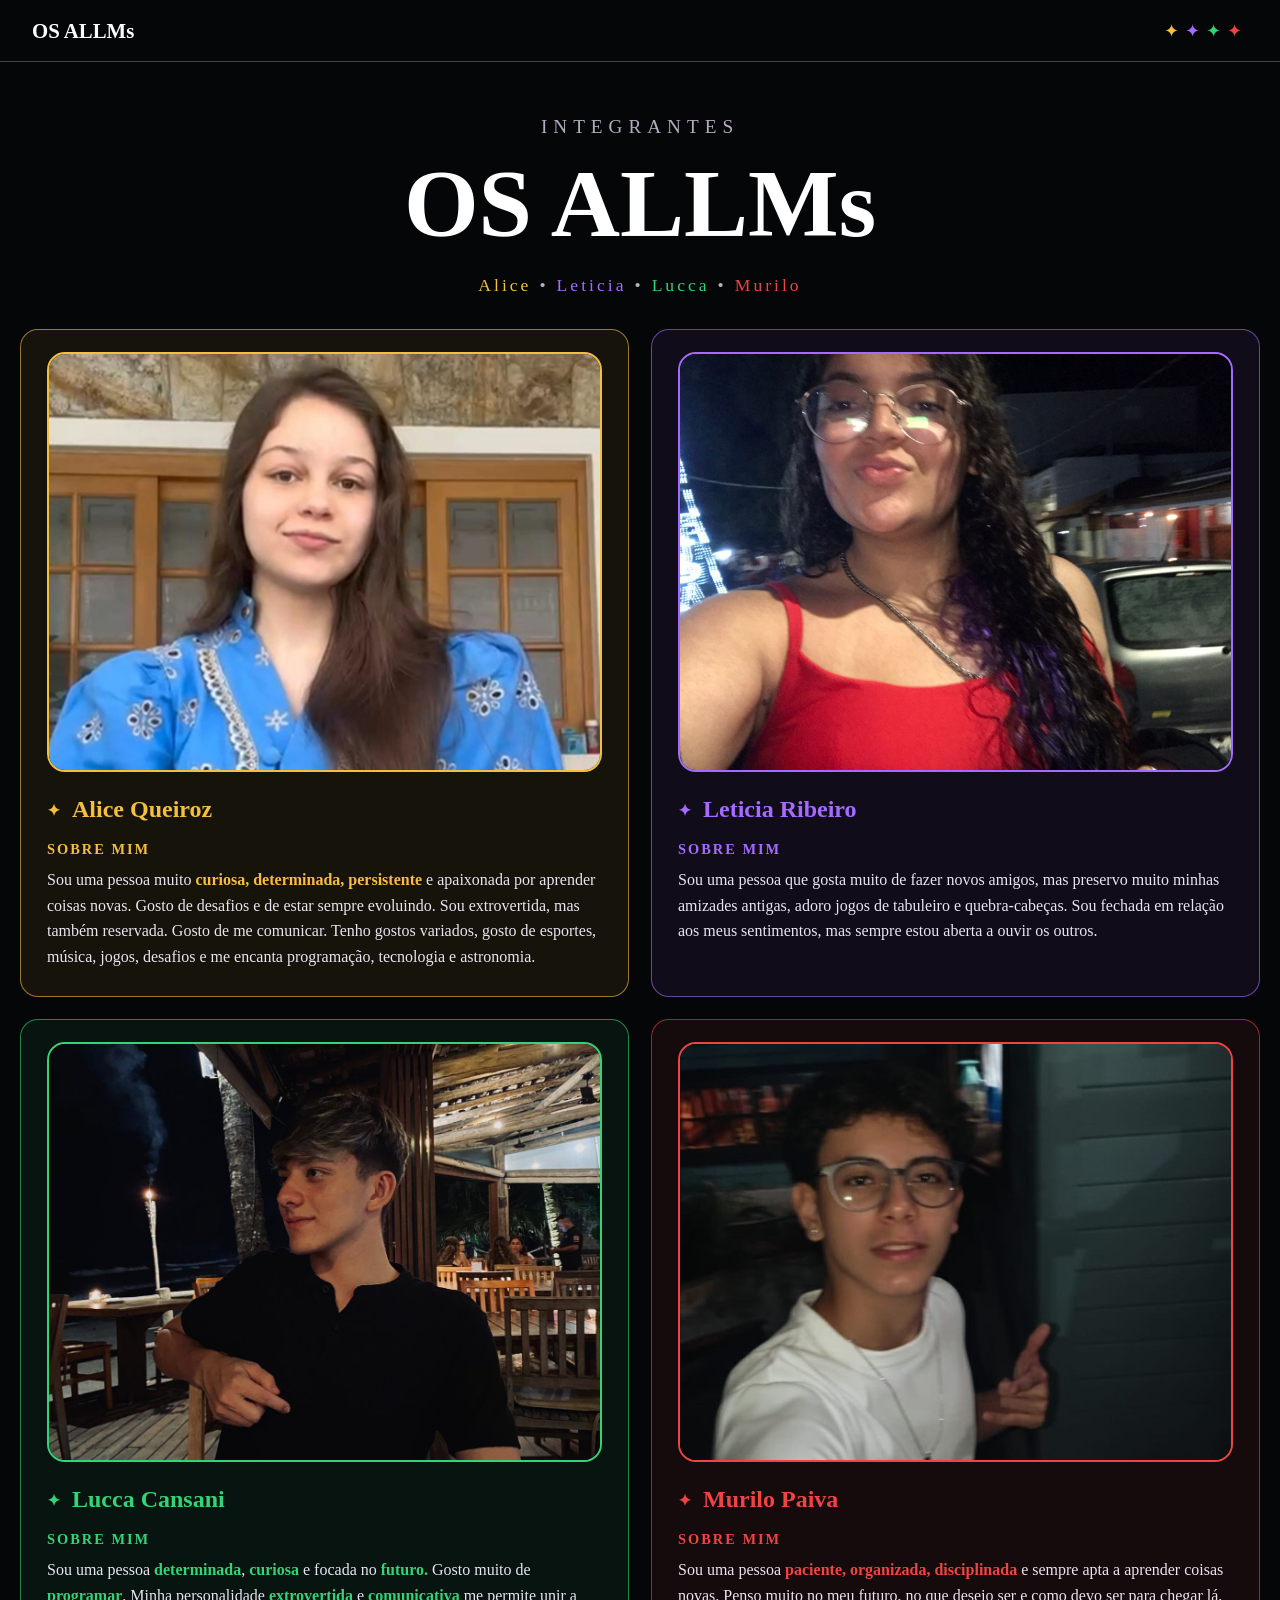
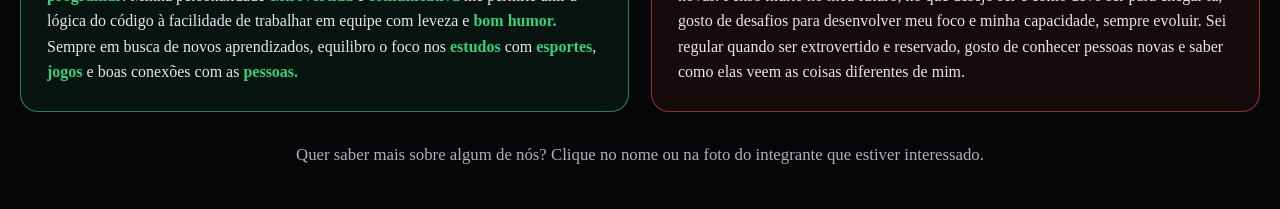
<file: trabalho em grupo/PaginaInicial.html>
<!DOCTYPE html>
<html lang="pt-br">
<head>
    <meta charset="UTF-8">
    <meta name="viewport" content="width=device-width, initial-scale=1.0">
    <link rel="icon" href="../image/22234-cow-icon.png">
    <link rel="stylesheet" href="inicio.css">
    <title>Página inicial</title>
</head>
<body>

    <header class="topo">
        <span class="logo">OS ALLMs</span>
        <span class="estrelas"><span>✦</span><span>✦</span><span>✦</span><span>✦</span></span>
    </header>

    <section class="hero">
        <h3>INTEGRANTES</h3>
        <h1>OS ALLMs</h1>
        <p class="nomes">
            <span>Alice</span><i>•</i><span>Leticia</span><i>•</i><span>Lucca</span><i>•</i><span>Murilo</span>
        </p>
    </section>

    <main>

        <article class="card alice">
            <a class="foto" href="PaginaAlice.html">
                <img src="../imagem/alice.jpg" alt="Imagem de Alice Queiroz">
            </a>
            <h2><a href="PaginaAlice.html">Alice Queiroz</a></h2>
            <span class="rotulo">SOBRE MIM</span>
            <p>Sou uma pessoa muito <strong>curiosa, determinada, persistente</strong> e apaixonada por aprender coisas novas. Gosto de desafios e de estar sempre evoluindo. Sou extrovertida, mas também reservada. Gosto de me comunicar. Tenho gostos variados, gosto de esportes, música, jogos, desafios e me encanta programação, tecnologia e astronomia.</p>
        </article>

        <article class="card leticia">
            <a class="foto" href="paginaLeticia.html">
                <img src="../imagem/leticia/eu com a blusa vermelha em bueno.jpeg" alt="Imagem de Leticia Ribeiro">
            </a>
            <h2><a href="paginaLeticia.html">Leticia Ribeiro</a></h2>
            <span class="rotulo">SOBRE MIM</span>
            <p>Sou uma pessoa que gosta muito de fazer novos amigos, mas preservo muito minhas amizades antigas, adoro jogos de tabuleiro e quebra-cabeças. Sou fechada em relação aos meus sentimentos, mas sempre estou aberta a ouvir os outros.</p>
        </article>

        <article class="card lucca">
            <a class="foto" href="PaginaLucca.html">
                <img src="../imagem/lucca.jpg" alt="Imagem de Lucca Cansani">
            </a>
            <h2><a href="PaginaLucca.html">Lucca Cansani</a></h2>
            <span class="rotulo">SOBRE MIM</span>
            <p>Sou uma pessoa <b>determinada</b>, <b>curiosa</b> e focada no <b>futuro.</b> Gosto muito de <b>programar</b>. Minha personalidade <b>extrovertida</b> e <b>comunicativa</b> me permite unir a lógica do código à facilidade de trabalhar em equipe com leveza e <b>bom humor.</b> Sempre em busca de novos aprendizados, equilibro o foco nos <b>estudos</b> com <b>esportes</b>, <b>jogos</b> e boas conexões com as <b>pessoas.</b></p>
        </article>

        <article class="card murilo">
            <a class="foto" href="PaginaMurilo.html">
                <img src="../imagem/murilo.jpg" alt="Imagem de Murilo Paiva">
            </a>
            <h2><a href="PaginaMurilo.html">Murilo Paiva</a></h2>
            <span class="rotulo">SOBRE MIM</span>
            <p>Sou uma pessoa <strong>paciente, organizada, disciplinada</strong> e sempre apta a aprender coisas novas. Penso muito no meu futuro, no que desejo ser e como devo ser para chegar lá, gosto de desafios para desenvolver meu foco e minha capacidade, sempre evoluir. Sei regular quando ser extrovertido e reservado, gosto de conhecer pessoas novas e saber como elas veem as coisas diferentes de mim.</p>
        </article>

    </main>

    <h4 class="chamada">Quer saber mais sobre algum de nós? Clique no nome ou na foto do integrante que estiver interessado.</h4>

</body>
</html>
</file>
<file: style.css>
/* ============ VARIÁVEIS ============ */
:root {
    --fundo: #050608;
    --texto: #e9e4f2;
    --texto-suave: #b4adc0;
    --branco: #ffffff;
    --raio: 18px;
}

/* Cor de cada integrante (rgb separado para poder usar transparência) */
.alice   { --rgb: 244, 190, 62;  }  /* dourado */
.leticia { --rgb: 165, 107, 255; }  /* roxo/lilás */
.lucca   { --rgb: 52, 211, 120;  }  /* verde */
.murilo  { --rgb: 239, 68, 68;   }  /* vermelho */

/* ============ BASE ============ */
* {
    box-sizing: border-box;
    margin: 0;
    padding: 0;
}

body {
    background: var(--fundo);
    color: var(--texto);
    font-family: "Times New Roman", Georgia, serif;
    line-height: 1.6;
    padding-bottom: 40px;
}

img {
    max-width: 100%;
    display: block;
}

/* ============ TOPO ============ */
.topo {
    display: flex;
    align-items: center;
    justify-content: space-between;
    padding: 14px 32px;
    border-bottom: 1px solid rgba(255, 255, 255, 0.25);
}

.logo {
    color: var(--branco);
    font-size: 1.3rem;
    font-weight: bold;
}

/* as 4 estrelinhas, uma de cada cor */
.estrelas span:nth-child(1) { color: rgb(244, 190, 62); }
.estrelas span:nth-child(2) { color: rgb(165, 107, 255); }
.estrelas span:nth-child(3) { color: rgb(52, 211, 120); }
.estrelas span:nth-child(4) { color: rgb(239, 68, 68); }

.estrelas {
    font-size: 1.1rem;
    letter-spacing: 6px;
}

/* ============ APRESENTAÇÃO ============ */
.hero {
    max-width: 1300px;
    margin: 0 auto;
    padding: 50px 32px 30px;
    text-align: center;
}

.hero h3 {
    font-weight: normal;
    font-size: 1.2rem;
    color: var(--texto-suave);
    letter-spacing: 6px;
}

.hero h1 {
    font-size: clamp(3rem, 9vw, 6rem);
    line-height: 1.1;
    margin: 8px 0 14px;
    color: var(--branco);
}

.hero .nomes {
    letter-spacing: 3px;
    font-size: 1.1rem;
}

.hero .nomes span:nth-of-type(1) { color: rgb(244, 190, 62); }
.hero .nomes span:nth-of-type(2) { color: rgb(165, 107, 255); }
.hero .nomes span:nth-of-type(3) { color: rgb(52, 211, 120); }
.hero .nomes span:nth-of-type(4) { color: rgb(239, 68, 68); }

.hero .nomes i {
    color: var(--texto-suave);
    font-style: normal;
    margin: 0 8px;
}

/* ============ CARDS DOS INTEGRANTES ============ */
main {
    max-width: 1300px;
    margin: 0 auto;
    padding: 0 20px;
    display: grid;
    grid-template-columns: 1fr 1fr;
    gap: 22px;
}

.card {
    background: rgba(var(--rgb), 0.07);
    border: 1px solid rgba(var(--rgb), 0.6);
    border-radius: var(--raio);
    padding: 22px 26px 26px;
    display: flex;
    flex-direction: column;
    transition: transform 0.25s, box-shadow 0.25s;
}

.card:hover {
    transform: translateY(-4px);
    box-shadow: 0 0 24px rgba(var(--rgb), 0.3);
}

.card .foto {
    display: block;
    margin-bottom: 18px;
}

.card .foto img {
    width: 100%;
    height: 420px;
    object-fit: cover;
    object-position: center top;
    border-radius: var(--raio);
    border: 2px solid rgb(var(--rgb));
}

.card h2 {
    font-size: 1.5rem;
    margin-bottom: 10px;
}

.card h2::before {
    content: "✦";
    color: rgb(var(--rgb));
    font-size: 1rem;
    margin-right: 12px;
    vertical-align: middle;
}

.card h2 a {
    color: rgb(var(--rgb));
    text-decoration: none;
    transition: color 0.2s;
}

.card h2 a:hover {
    color: var(--branco);
}

.card .rotulo {
    color: rgb(var(--rgb));
    font-weight: bold;
    letter-spacing: 2px;
    font-size: 0.9rem;
    margin-bottom: 6px;
}

.card p {
    color: var(--texto);
}

.card strong,
.card b {
    color: rgb(var(--rgb));
}

.card .rotulo {
    display: block;
}

/* ============ RODAPÉ ============ */
.chamada {
    max-width: 1300px;
    margin: 30px auto 0;
    padding: 0 20px;
    text-align: center;
    font-size: 1.05rem;
    font-weight: normal;
    color: var(--texto-suave);
}

/* ============ RESPONSIVO ============ */
@media (max-width: 800px) {
    .topo {
        padding: 12px 18px;
    }

    .hero {
        padding: 34px 18px 20px;
    }

    .hero .nomes {
        font-size: 0.95rem;
        letter-spacing: 1px;
    }

    main {
        grid-template-columns: 1fr;
        padding: 0 14px;
    }

    .card {
        padding: 18px;
    }

    .card .foto img {
        height: 340px;
    }
}
</file>
<file: Alice/style.css>
:root {
    --cor-fundo-topo: #080A09;
    --cor-destaque: #D6A23B;
    --cor-destaque-claro: #f0c35a;
    --cor-texto-topo: #f5f0e6;
}

* {
    color: #b4b4b4;
}

html {
    scroll-behavior: smooth;
    scroll-padding-top: 80px;
}

body {
    padding-top: 80px;
}

.topo,
.topo * {
    box-sizing: border-box;
    margin: 0;
    padding: 0;
}

.topo {
    line-height: 1.6;
    position: fixed;
    top: 0;
    left: 0;
    width: 100%;
    background-color: var(--cor-fundo-topo);
    border-bottom: 3px solid var(--cor-destaque);
    display: flex;
    justify-content: space-between;
    align-items: center;
    z-index: 1000;
    padding: 12px 40px;
}

.topo__logo {
    font-family: 'Playfair Display', serif;
    font-size: 24px;
    color: var(--cor-texto-topo);
    text-decoration: none;
    white-space: nowrap;
    display: flex;
    align-items: center;
    gap: 8px;
}

.topo__logo img {
    width: 24px;
    height: 24px;
}

.menu {
    padding: 10px;
}

.menu a {
    font-family: 'Open Sans', sans-serif;
    color: var(--cor-texto-topo);
    text-decoration: none;
}

.menu a:hover {
    color: var(--cor-destaque-claro);
}

.menu__lista {
    display: flex;
    gap: 20px;
    list-style: none;
}

.menu__lista li + li::before {
    content: "|";
    margin-right: 20px;
    color: var(--cor-destaque);
}

.inicio {
    display: flex;
    align-items: center;
    justify-content: space-around;
    margin: 30px 50px;
    gap: 50px;
}

.apresentação {
    width: 45%;
}

#mensageminicio {
    font-size: 22px;
    margin: 0;
}

#nome1 {
    font-size: 100px;
    color: white;
    margin: 10px 0;
}

.frase {
    color: #D6A23B;
    font-size: 20px;
    letter-spacing: 3px;
}

.descricao {
    font-size: 18px;
    max-width: 400px;
    line-height: 1.5;
}

#imagem {
    width: 40%;
    height: 280px;
    object-fit: cover;
    border: 2px solid #D6A23B;
    border-radius: 25px;
}

#Sobremim {
    display: block;
    margin: 0;
    padding-top: 10px;
    color: #ffffff;
}

.informações p {
    display: block;
    margin: 0;
    padding-top: 10px;
}

.card {
    background-color: #77602d2f;
    padding: 5px 5px 10px 35px;
    border-radius: 10px;
    border: 2px solid #d6a23b6a;
    margin-left: 30px;
    width: 49%;
    height: 150px;
    display: flex;
    flex-direction: column;
    gap: 0px;
}

.informações {
    display: flex;
    flex-direction: row-reverse;
    gap: 90px;
    align-items: center;
    padding-right: 10px;
    margin-top: 7px;
}

.infos {
    display: flex;
    flex-direction: column;
    gap: 0px;
    padding-right: 25px;
}

.sub {
    display: flex;
    align-items: center;
    gap: 10px;
}

.card-container {
    display: flex;
    gap: 0px;
    margin-right: 20px;
    align-items: stretch;
}

#imagemhobbie {
    width: 85px;
    height: 65px;
    border-radius: 25px;
}

.ima {
    display: flex;
    flex-direction: column;
    align-items: center;
    text-align: center;
}

.hobbiesimagens {
    display: flex;
    gap: 40px;
    margin-left: 15px;
    box-sizing: cover;
    padding-top: 7px;
}

#letra {
    margin-left: 10px;
}

.cardcuriosidades {
    background-color: #77602d2f;
    padding: 5px 5px 10px 35px;
    border-radius: 10px;
    border: 2px solid #d6a23b6a;
    margin-left: 30px;
    width: 45%;
    height: 280px;
    display: flex;
    flex-direction: column;
    margin-top: 20px;
}

.curiosidadesimagens {
    display: flex;
    gap: 15px;
    margin-right: 10px;
    margin-bottom: 15px;
    border-radius: 100px;
}

#imagens3 {
    border: 2px solid #D6A23B;
    border-radius: 25px;
    object-fit: cover;
}

#itemcuriosidade {
    margin-bottom: 20px;
    font-size: 16px;
}

#itemcuriosidade:last-child {
    margin-bottom: 0;
}

.listacuriosidade ul {
    padding-left: 5%;
}

.infoseimagens {
    display: flex;
    flex-direction: row;
    align-items: center;
}

.cardlugaresquefui {
    background-color: #77602d2f;
    padding: 5px 5px 10px 35px;
    border-radius: 10px;
    border: 2px solid #d6a23b6a;
    margin-left: 30px;
    width: 44%;
    height: 280px;
    display: flex;
    flex-direction: column;
    margin-top: 20px;
}

.cardlugarescuriosidade {
    display: flex;
    flex-direction: row;
}

#linklugar {
    color: #ada4a4;
    text-decoration: underline;
    display: inline;
    transition: 0.3s;
}

#linklugar:hover {
    color: #D6A23B;
    text-decoration: underline;
    font-size: 14px;
    display: inline;
}

.imagenscuriosidades {
    margin-left: 20px;
}

.imagenslugares {
    margin-left: auto;
    margin-right: 40px;
    margin-top: -15px;
}

.cardlugaresmomentos {
    display: flex;
    flex-direction: row;
}

.momentos {
    display: flex;
    gap: 40px;
    margin-top: 20px;
    margin-left: 20px;
}

@media (max-width: 768px) {
    body {
        padding-top: 110px;
    }

    html {
        scroll-padding-top: 110px;
    }

    .topo {
        padding: 12px 16px;
    }

    .menu__lista {
        flex-wrap: wrap;
        gap: 10px 14px;
        font-size: 0.85rem;
    }

    .menu__lista li + li::before {
        display: none;
    }
}
</file>
<file: leticia/style.css>
:root {
    --fundo: #050608;
    --card: #17111f;
    --card-claro: #2a2038;
    --roxo: #a56bff;
    --lilas: #cdb0ff;
    --borda: rgba(165, 107, 255, 0.6);
    --texto: #e9e4f2;
    --texto-suave: #b9b0c9;
    --branco: #ffffff;
    --raio: 18px;
}

* {
    box-sizing: border-box;
    margin: 0;
    padding: 0;
}

body {
    background: var(--fundo);
    color: var(--texto);
    font-family: "Times New Roman", Georgia, serif;
    line-height: 1.6;
    padding-top: 80px;
    padding-bottom: 40px;
}

html {
    scroll-behavior: smooth;
    scroll-padding-top: 80px;
}

a {
    color: var(--texto-suave);
    transition: color 0.2s;
}

a:hover {
    color: var(--lilas);
}

img {
    max-width: 100%;
    display: block;
}

.topo {
    position: fixed;
    top: 0;
    left: 0;
    width: 100%;
    background-color: var(--fundo);
    border-bottom: 3px solid var(--roxo);
    display: flex;
    justify-content: space-between;
    align-items: center;
    z-index: 1000;
    padding: 12px 40px;
}

.topo__logo {
    font-family: 'Playfair Display', serif;
    font-size: 24px;
    color: var(--texto);
    text-decoration: none;
    white-space: nowrap;
}

.topo__logo i {
    color: var(--roxo);
    font-style: normal;
    margin-right: 6px;
}

.menu {
    padding: 10px;
}

.menu a {
    font-family: 'Open Sans', sans-serif;
    color: var(--texto);
    text-decoration: none;
}

.menu a:hover {
    color: var(--lilas);
}

.menu__lista {
    display: flex;
    gap: 20px;
    list-style: none;
}

.menu__lista li + li::before {
    content: "|";
    margin-right: 20px;
    color: var(--roxo);
}

.hero {
    display: grid;
    grid-template-columns: 1fr 1.2fr;
    align-items: center;
    gap: 40px;
    max-width: 1300px;
    margin: 0 auto;
    padding: 40px 32px;
}

.hero-texto .ola {
    font-size: 1.3rem;
    color: var(--texto-suave);
}

.hero-texto h1 {
    font-size: clamp(3rem, 8vw, 5.5rem);
    color: var(--branco);
    line-height: 1.1;
    margin: 8px 0 14px;
}

.hero-texto .tags {
    color: var(--roxo);
    letter-spacing: 3px;
    font-size: 1.1rem;
    margin-bottom: 16px;
}

.hero-foto img {
    width: 100%;
    height: 400px;
    object-fit: cover;
    object-position: center top;
    border-radius: var(--raio);
    border: 2px solid var(--roxo);
    box-shadow: 0 0 25px rgba(165, 107, 255, 0.25);
}

main {
    max-width: 1300px;
    margin: 0 auto;
    padding: 0 20px;
    column-count: 2;
    column-gap: 20px;
}

.card {
    background: var(--card);
    border: 1px solid var(--borda);
    border-radius: var(--raio);
    padding: 22px 26px;
    margin-bottom: 20px;
    break-inside: avoid;
}

.card.largo {
    column-span: all;
}

.card h2 {
    color: var(--branco);
    font-size: 1.4rem;
    margin-bottom: 10px;
}

.card h2::before {
    content: "✦";
    color: var(--roxo);
    font-size: 1rem;
    margin-right: 12px;
    vertical-align: middle;
}

.card h3 {
    font-size: 1rem;
    font-weight: normal;
    margin: 14px 0 8px;
}

.card h3 a {
    color: var(--texto);
}

.card h3 a:hover {
    color: var(--lilas);
}

.card ul {
    margin-left: 22px;
}

.card li {
    margin-bottom: 10px;
}

.card hr {
    display: none;
}

.sobre-grid {
    display: grid;
    grid-template-columns: 1.2fr 1fr;
    gap: 24px;
    align-items: start;
    font-size: 14px;
}

.sobre-dados {
    border-left: 1px solid var(--borda);
    padding-left: 24px;
}

.sobre-dados p {
    margin-bottom: 10px;
}

.sobre-dados b {
    color: var(--branco);
}

.hobbies {
    list-style: none;
    margin: 0 !important;
    display: grid;
    grid-template-columns: repeat(auto-fit, minmax(90px, 1fr));
    gap: 14px;
    text-align: center;
}

.hobbies li {
    font-size: 0.9rem;
    color: var(--texto-suave);
    margin: 0;
}

.hobbies .icone {
    display: flex;
    align-items: center;
    justify-content: center;
    width: 72px;
    height: 72px;
    margin: 0 auto 8px;
    font-size: 2rem;
    background: var(--card-claro);
    border: 1px solid var(--borda);
    border-radius: 20px;
}

.fotos {
    display: grid;
    grid-template-columns: repeat(auto-fill, minmax(110px, 1fr));
    gap: 12px;
    margin-top: 16px;
}

.fotos img {
    width: 100%;
    height: 110px;
    object-fit: cover;
    border-radius: 18px;
    border: 1.5px solid var(--roxo);
    transition: transform 0.25s, box-shadow 0.25s;
}

.fotos img:hover {
    transform: scale(1.05);
    box-shadow: 0 0 14px rgba(165, 107, 255, 0.5);
}

.fotos.grandes {
    grid-template-columns: repeat(auto-fill, minmax(150px, 1fr));
}

.fotos.grandes img {
    height: 160px;
}

.grupo {
    margin-bottom: 18px;
}

.grupo:last-child {
    margin-bottom: 0;
}

.grupo > p,
.grupo > h3 {
    margin-bottom: 4px;
}

.grupo .titulo-momento {
    color: var(--lilas);
    font-size: 1rem;
}

@media (max-width: 800px) {
    body {
        padding-top: 110px;
    }

    html {
        scroll-padding-top: 110px;
    }

    .topo {
        padding: 12px 16px;
    }

    .menu__lista {
        flex-wrap: wrap;
        gap: 10px 14px;
        font-size: 0.85rem;
    }

    .menu__lista li + li::before {
        display: none;
    }

    .hero {
        grid-template-columns: 1fr;
        padding: 28px 18px;
    }

    .hero-foto img {
        height: 240px;
    }

    main {
        column-count: 1;
        padding: 0 14px;
    }

    .card {
        padding: 18px;
    }

    .sobre-grid {
        grid-template-columns: 1fr;
    }

    .sobre-dados {
        border-left: none;
        padding-left: 0;
        border-top: 1px solid var(--borda);
        padding-top: 14px;
    }
}
</file>
<file: trabalho em grupo/inicio.css>
/* ============ VARIÁVEIS ============ */
:root {
    --fundo: #050608;
    --texto: #e9e4f2;
    --texto-suave: #b4adc0;
    --branco: #ffffff;
    --raio: 18px;
}

/* Cor de cada integrante (rgb separado para poder usar transparência) */
.alice   { --rgb: 244, 190, 62;  }  /* dourado */
.leticia { --rgb: 165, 107, 255; }  /* roxo/lilás */
.lucca   { --rgb: 52, 211, 120;  }  /* verde */
.murilo  { --rgb: 239, 68, 68;   }  /* vermelho */

/* ============ BASE ============ */
* {
    box-sizing: border-box;
    margin: 0;
    padding: 0;
}

body {
    background: var(--fundo);
    color: var(--texto);
    font-family: "Times New Roman", Georgia, serif;
    line-height: 1.6;
    padding-bottom: 40px;
}

img {
    max-width: 100%;
    display: block;
}

/* ============ TOPO ============ */
.topo {
    display: flex;
    align-items: center;
    justify-content: space-between;
    padding: 14px 32px;
    border-bottom: 1px solid rgba(255, 255, 255, 0.25);
}

.logo {
    color: var(--branco);
    font-size: 1.3rem;
    font-weight: bold;
}

/* as 4 estrelinhas, uma de cada cor */
.estrelas span:nth-child(1) { color: rgb(244, 190, 62); }
.estrelas span:nth-child(2) { color: rgb(165, 107, 255); }
.estrelas span:nth-child(3) { color: rgb(52, 211, 120); }
.estrelas span:nth-child(4) { color: rgb(239, 68, 68); }

.estrelas {
    font-size: 1.1rem;
    letter-spacing: 6px;
}

/* ============ APRESENTAÇÃO ============ */
.hero {
    max-width: 1300px;
    margin: 0 auto;
    padding: 50px 32px 30px;
    text-align: center;
}

.hero h3 {
    font-weight: normal;
    font-size: 1.2rem;
    color: var(--texto-suave);
    letter-spacing: 6px;
}

.hero h1 {
    font-size: clamp(3rem, 9vw, 6rem);
    line-height: 1.1;
    margin: 8px 0 14px;
    color: var(--branco);
}

.hero .nomes {
    letter-spacing: 3px;
    font-size: 1.1rem;
}

.hero .nomes span:nth-of-type(1) { color: rgb(244, 190, 62); }
.hero .nomes span:nth-of-type(2) { color: rgb(165, 107, 255); }
.hero .nomes span:nth-of-type(3) { color: rgb(52, 211, 120); }
.hero .nomes span:nth-of-type(4) { color: rgb(239, 68, 68); }

.hero .nomes i {
    color: var(--texto-suave);
    font-style: normal;
    margin: 0 8px;
}

/* ============ CARDS DOS INTEGRANTES ============ */
main {
    max-width: 1300px;
    margin: 0 auto;
    padding: 0 20px;
    display: grid;
    grid-template-columns: 1fr 1fr;
    gap: 22px;
}

.card {
    background: rgba(var(--rgb), 0.07);
    border: 1px solid rgba(var(--rgb), 0.6);
    border-radius: var(--raio);
    padding: 22px 26px 26px;
    display: flex;
    flex-direction: column;
    transition: transform 0.25s, box-shadow 0.25s;
}

.card:hover {
    transform: translateY(-4px);
    box-shadow: 0 0 24px rgba(var(--rgb), 0.3);
}

.card .foto {
    display: block;
    margin-bottom: 18px;
}

.card .foto img {
    width: 100%;
    height: 420px;
    object-fit: cover;
    object-position: center top;
    border-radius: var(--raio);
    border: 2px solid rgb(var(--rgb));
}

.card h2 {
    font-size: 1.5rem;
    margin-bottom: 10px;
}

.card h2::before {
    content: "✦";
    color: rgb(var(--rgb));
    font-size: 1rem;
    margin-right: 12px;
    vertical-align: middle;
}

.card h2 a {
    color: rgb(var(--rgb));
    text-decoration: none;
    transition: color 0.2s;
}

.card h2 a:hover {
    color: var(--branco);
}

.card .rotulo {
    color: rgb(var(--rgb));
    font-weight: bold;
    letter-spacing: 2px;
    font-size: 0.9rem;
    margin-bottom: 6px;
}

.card p {
    color: var(--texto);
}

.card strong,
.card b {
    color: rgb(var(--rgb));
}

.card .rotulo {
    display: block;
}

/* ============ RODAPÉ ============ */
.chamada {
    max-width: 1300px;
    margin: 30px auto 0;
    padding: 0 20px;
    text-align: center;
    font-size: 1.05rem;
    font-weight: normal;
    color: var(--texto-suave);
}

/* ============ RESPONSIVO ============ */
@media (max-width: 800px) {
    .topo {
        padding: 12px 18px;
    }

    .hero {
        padding: 34px 18px 20px;
    }

    .hero .nomes {
        font-size: 0.95rem;
        letter-spacing: 1px;
    }

    main {
        grid-template-columns: 1fr;
        padding: 0 14px;
    }

    .card {
        padding: 18px;
    }

    .card .foto img {
        height: 340px;
    }
}
</file>
